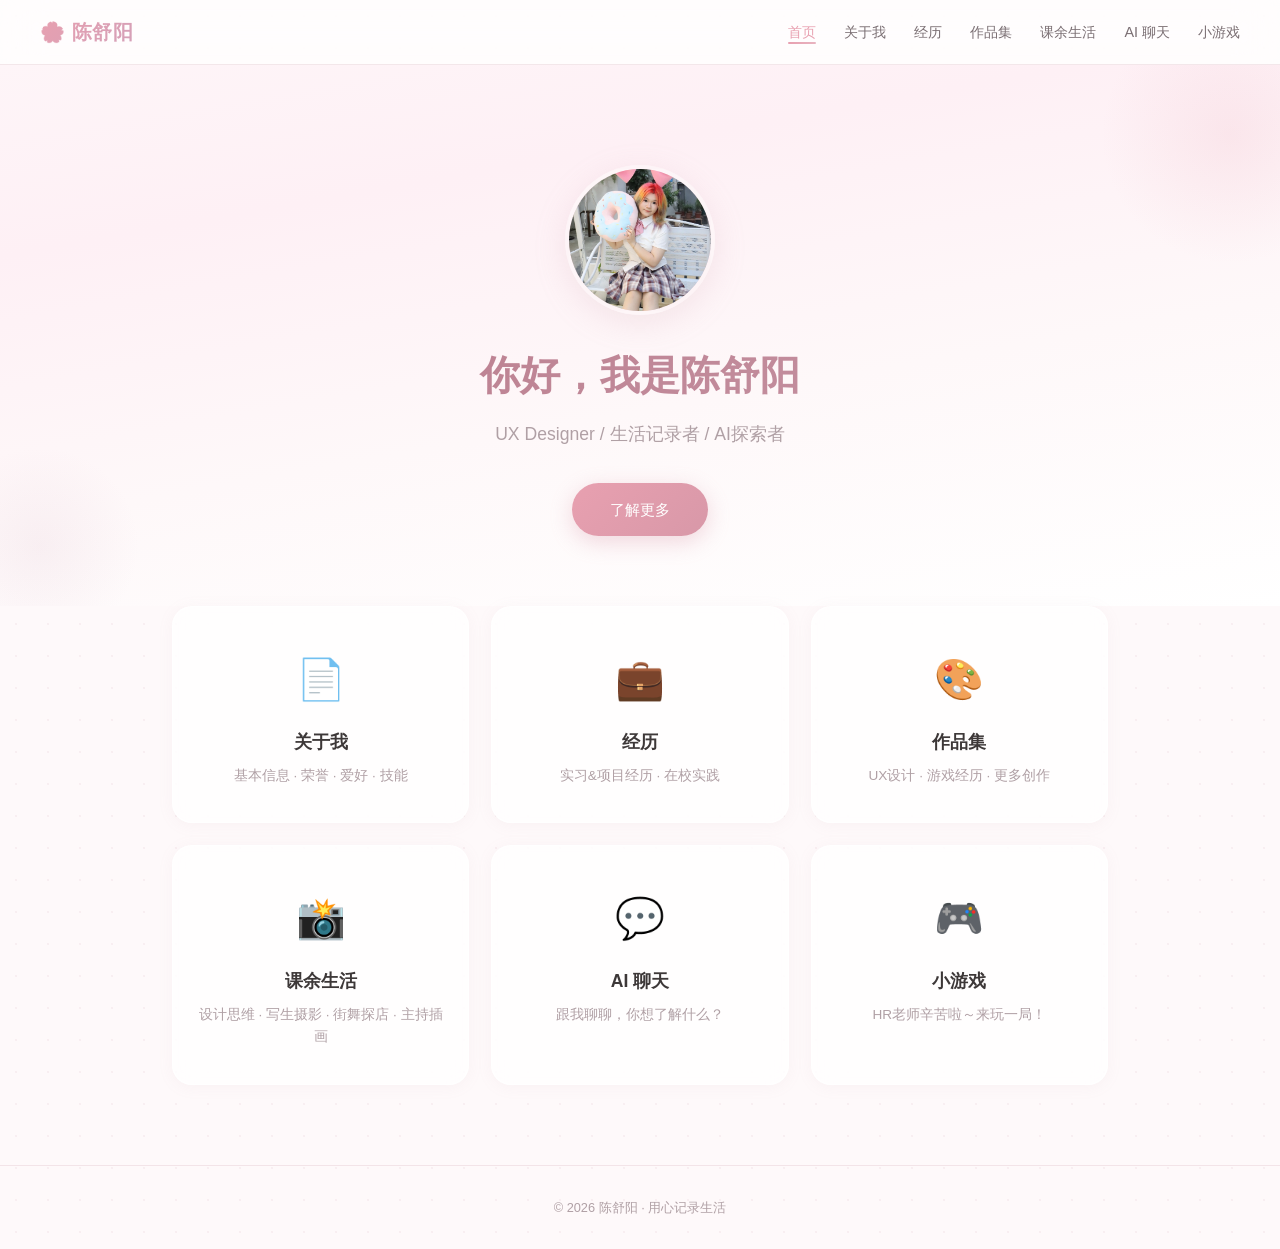
<file: index.html>
<!DOCTYPE html>
<html lang="zh-CN">
<head>
  <meta charset="UTF-8">
  <meta name="viewport" content="width=device-width, initial-scale=1.0">
  <title>陈舒阳 - 个人主页</title>
  <meta name="description" content="陈舒阳的个人网站，UX设计师，记录生活与创作">
  <link rel="stylesheet" href="css/style.css">
</head>
<body>

  <nav class="navbar">
    <a href="index.html" class="logo">🌸 陈舒阳</a>
    <button class="menu-toggle" onclick="document.querySelector('.nav-links').classList.toggle('show')">☰</button>
    <ul class="nav-links">
      <li><a href="index.html" class="active">首页</a></li>
      <li><a href="about.html">关于我</a></li>
      <li><a href="experience.html">经历</a></li>
      <li><a href="portfolio.html">作品集</a></li>
      <li><a href="life.html">课余生活</a></li>
      <li><a href="chat.html">AI 聊天</a></li>
      <li><a href="games.html">小游戏</a></li>
    </ul>
  </nav>

  <section class="hero">
    <div class="hero-avatar">
      <img src="images/头像.jpg" alt="头像" onerror="this.style.display='none';this.parentElement.textContent='🧑‍💻'">
    </div>
    <h1>你好，我是陈舒阳</h1>
    <p class="tagline">UX Designer / 生活记录者 / AI探索者</p>
    <a href="about.html" class="btn">了解更多</a>
  </section>

  <div class="home-sections">
    <a href="about.html" class="home-card">
      <div class="card-icon">📄</div>
      <h3>关于我</h3>
      <p>基本信息 · 荣誉 · 爱好 · 技能</p>
    </a>
    <a href="experience.html" class="home-card">
      <div class="card-icon">💼</div>
      <h3>经历</h3>
      <p>实习&项目经历 · 在校实践</p>
    </a>
    <a href="portfolio.html" class="home-card">
      <div class="card-icon">🎨</div>
      <h3>作品集</h3>
      <p>UX设计 · 游戏经历 · 更多创作</p>
    </a>
    <a href="life.html" class="home-card">
      <div class="card-icon">📸</div>
      <h3>课余生活</h3>
      <p>设计思维 · 写生摄影 · 街舞探店 · 主持插画</p>
    </a>
    <a href="chat.html" class="home-card">
      <div class="card-icon">💬</div>
      <h3>AI 聊天</h3>
      <p>跟我聊聊，你想了解什么？</p>
    </a>
    <a href="games.html" class="home-card">
      <div class="card-icon">🎮</div>
      <h3>小游戏</h3>
      <p>HR老师辛苦啦～来玩一局！</p>
    </a>
  </div>

  <footer>
    <p>&copy; 2026 陈舒阳 · 用心记录生活</p>
  </footer>

</body>
</html>
</file>
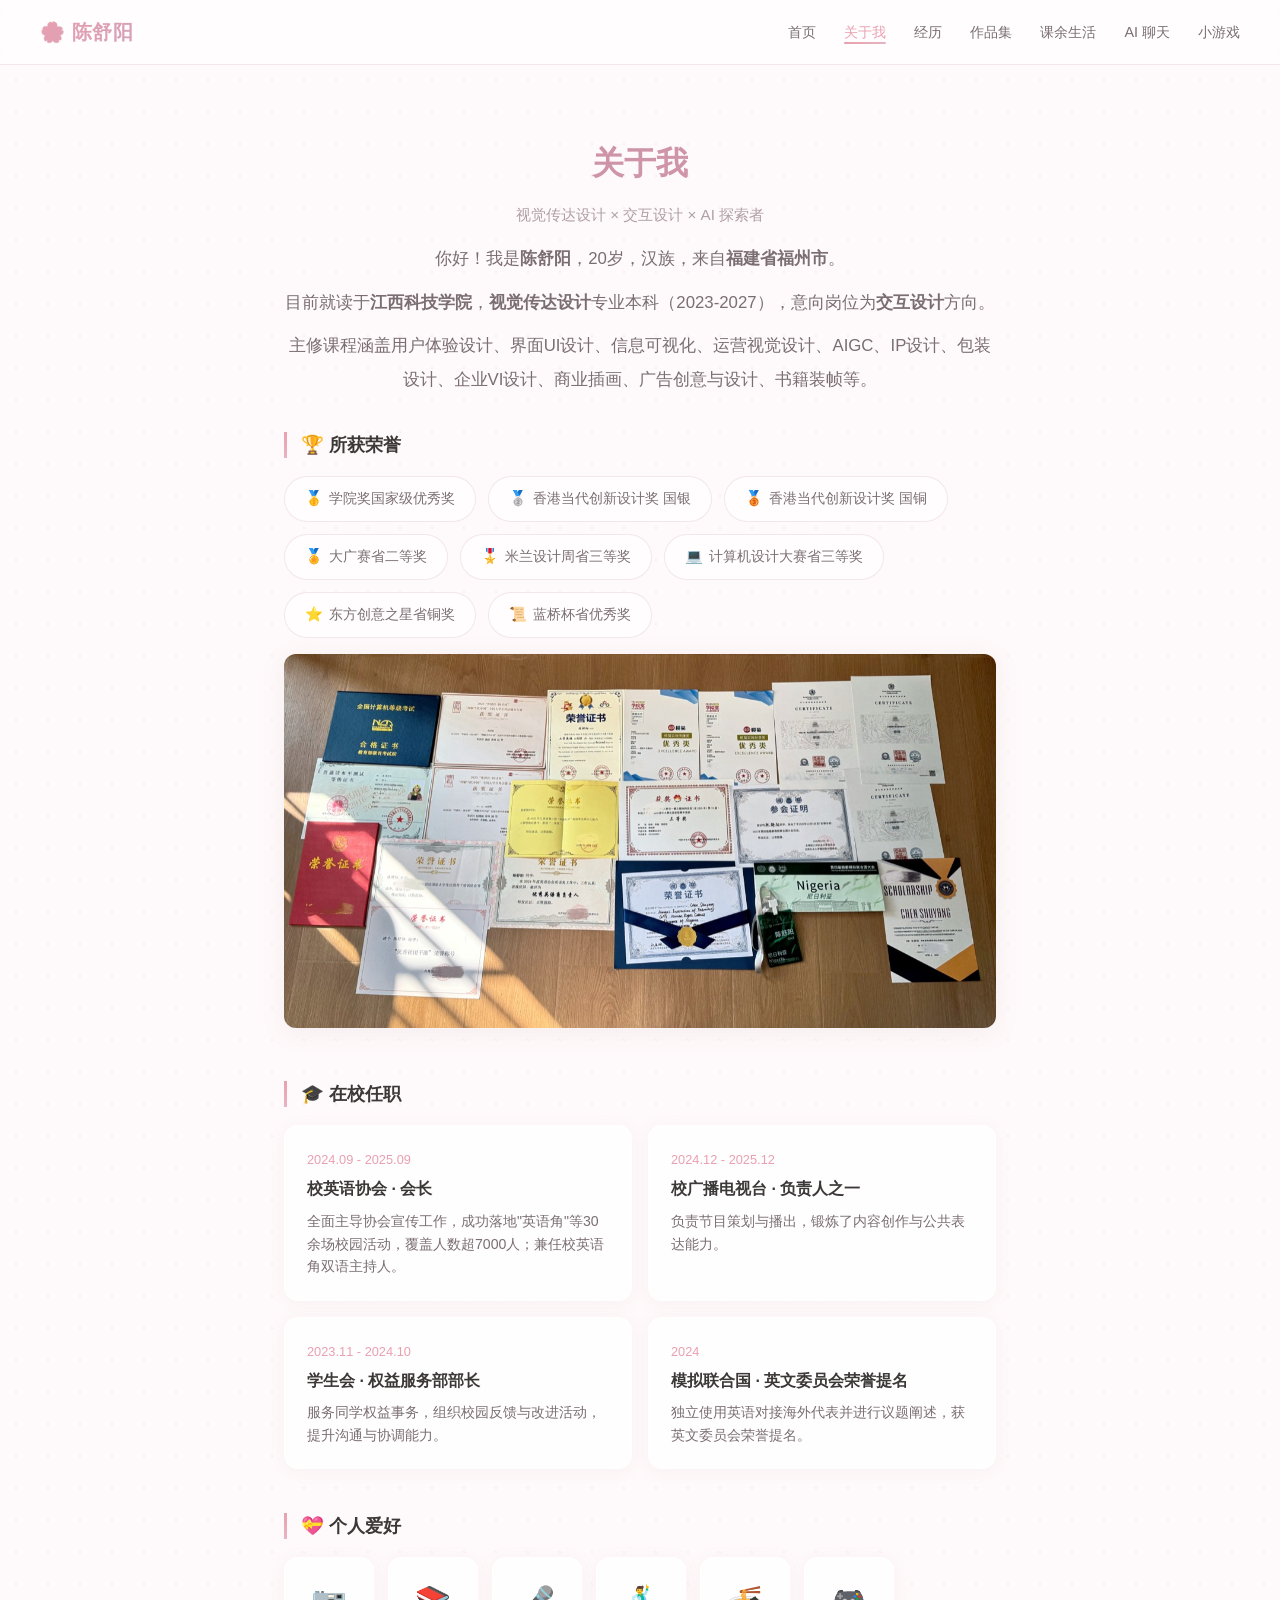
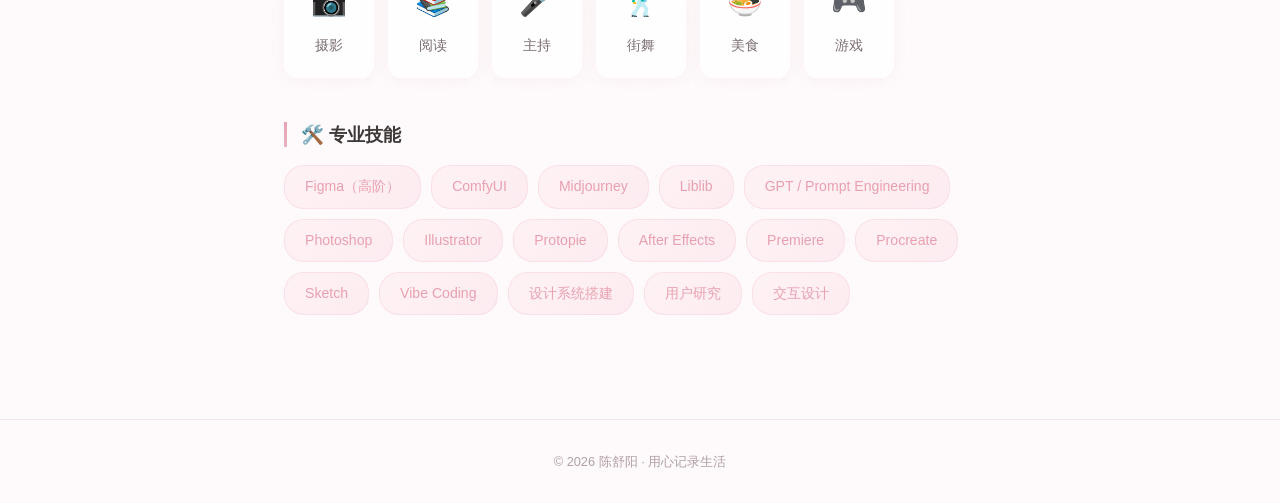
<file: about.html>
<!DOCTYPE html>
<html lang="zh-CN">
<head>
  <meta charset="UTF-8">
  <meta name="viewport" content="width=device-width, initial-scale=1.0">
  <title>关于我 - 陈舒阳</title>
  <meta name="description" content="陈舒阳：视觉传达设计专业，交互设计方向，AI工具与游戏UX探索者">
  <link rel="stylesheet" href="css/style.css">
</head>
<body>

  <nav class="navbar">
    <a href="index.html" class="logo">🌸 陈舒阳</a>
    <button class="menu-toggle" onclick="document.querySelector('.nav-links').classList.toggle('show')">☰</button>
    <ul class="nav-links">
      <li><a href="index.html">首页</a></li>
      <li><a href="about.html" class="active">关于我</a></li>
      <li><a href="experience.html">经历</a></li>
      <li><a href="portfolio.html">作品集</a></li>
      <li><a href="life.html">课余生活</a></li>
      <li><a href="chat.html">AI 聊天</a></li>
      <li><a href="games.html">小游戏</a></li>
    </ul>
  </nav>

  <section class="page-header">
    <h2>关于我</h2>
    <p class="subtitle">视觉传达设计 × 交互设计 × AI 探索者</p>
  </section>

  <div class="about-content">

    <!-- 基本信息 -->
    <div class="intro-text">
      <p>你好！我是<strong>陈舒阳</strong>，20岁，汉族，来自<strong>福建省福州市</strong>。</p>
      <p>目前就读于<strong>江西科技学院</strong>，<strong>视觉传达设计</strong>专业本科（2023-2027），意向岗位为<strong>交互设计</strong>方向。</p>
      <p>主修课程涵盖用户体验设计、界面UI设计、信息可视化、运营视觉设计、AIGC、IP设计、包装设计、企业VI设计、商业插画、广告创意与设计、书籍装帧等。</p>
    </div>

    <!-- 所获荣誉 -->
    <div class="about-section">
      <h3>🏆 所获荣誉</h3>
      <div class="honor-badges">
        <span class="honor-badge"><span class="badge-icon">🥇</span> 学院奖国家级优秀奖</span>
        <span class="honor-badge"><span class="badge-icon">🥈</span> 香港当代创新设计奖 国银</span>
        <span class="honor-badge"><span class="badge-icon">🥉</span> 香港当代创新设计奖 国铜</span>
        <span class="honor-badge"><span class="badge-icon">🏅</span> 大广赛省二等奖</span>
        <span class="honor-badge"><span class="badge-icon">🎖️</span> 米兰设计周省三等奖</span>
        <span class="honor-badge"><span class="badge-icon">💻</span> 计算机设计大赛省三等奖</span>
        <span class="honor-badge"><span class="badge-icon">⭐</span> 东方创意之星省铜奖</span>
        <span class="honor-badge"><span class="badge-icon">📜</span> 蓝桥杯省优秀奖</span>
      </div>
      <div style="margin-top:16px;text-align:center;">
        <img src="images/获奖证书.jpg" alt="获奖证书" style="max-width:100%;max-height:500px;border-radius:12px;box-shadow:var(--shadow);" loading="lazy">
      </div>
    </div>

    <!-- 在校任职 -->
    <div class="about-section">
      <h3>🎓 在校任职</h3>
      <div class="exp-cards">
        <div class="exp-card">
          <div class="exp-period">2024.09 - 2025.09</div>
          <h4>校英语协会 · 会长</h4>
          <p>全面主导协会宣传工作，成功落地"英语角"等30余场校园活动，覆盖人数超7000人；兼任校英语角双语主持人。</p>
        </div>
        <div class="exp-card">
          <div class="exp-period">2024.12 - 2025.12</div>
          <h4>校广播电视台 · 负责人之一</h4>
          <p>负责节目策划与播出，锻炼了内容创作与公共表达能力。</p>
        </div>
        <div class="exp-card">
          <div class="exp-period">2023.11 - 2024.10</div>
          <h4>学生会 · 权益服务部部长</h4>
          <p>服务同学权益事务，组织校园反馈与改进活动，提升沟通与协调能力。</p>
        </div>
        <div class="exp-card">
          <div class="exp-period">2024</div>
          <h4>模拟联合国 · 英文委员会荣誉提名</h4>
          <p>独立使用英语对接海外代表并进行议题阐述，获英文委员会荣誉提名。</p>
        </div>
      </div>
    </div>

    <!-- 个人爱好 -->
    <div class="about-section">
      <h3>💝 个人爱好</h3>
      <div class="hobby-tags">
        <div class="hobby-tag">
          <span class="tag-emoji">📷</span>
          <span class="tag-label">摄影</span>
        </div>
        <div class="hobby-tag">
          <span class="tag-emoji">📚</span>
          <span class="tag-label">阅读</span>
        </div>
        <div class="hobby-tag">
          <span class="tag-emoji">🎤</span>
          <span class="tag-label">主持</span>
        </div>
        <div class="hobby-tag">
          <span class="tag-emoji">🕺</span>
          <span class="tag-label">街舞</span>
        </div>
        <div class="hobby-tag">
          <span class="tag-emoji">🍜</span>
          <span class="tag-label">美食</span>
        </div>
        <div class="hobby-tag">
          <span class="tag-emoji">🎮</span>
          <span class="tag-label">游戏</span>
        </div>
      </div>
    </div>

    <!-- 技能标签 -->
    <div class="about-section">
      <h3>🛠️ 专业技能</h3>
      <div class="skill-cloud">
        <span class="skill-tag">Figma（高阶）</span>
        <span class="skill-tag">ComfyUI</span>
        <span class="skill-tag">Midjourney</span>
        <span class="skill-tag">Liblib</span>
        <span class="skill-tag">GPT / Prompt Engineering</span>
        <span class="skill-tag">Photoshop</span>
        <span class="skill-tag">Illustrator</span>
        <span class="skill-tag">Protopie</span>
        <span class="skill-tag">After Effects</span>
        <span class="skill-tag">Premiere</span>
        <span class="skill-tag">Procreate</span>
        <span class="skill-tag">Sketch</span>
        <span class="skill-tag">Vibe Coding</span>
        <span class="skill-tag">设计系统搭建</span>
        <span class="skill-tag">用户研究</span>
        <span class="skill-tag">交互设计</span>
      </div>
    </div>

  </div>

  <footer>
    <p>&copy; 2026 陈舒阳 · 用心记录生活</p>
  </footer>

</body>
</html>
</file>
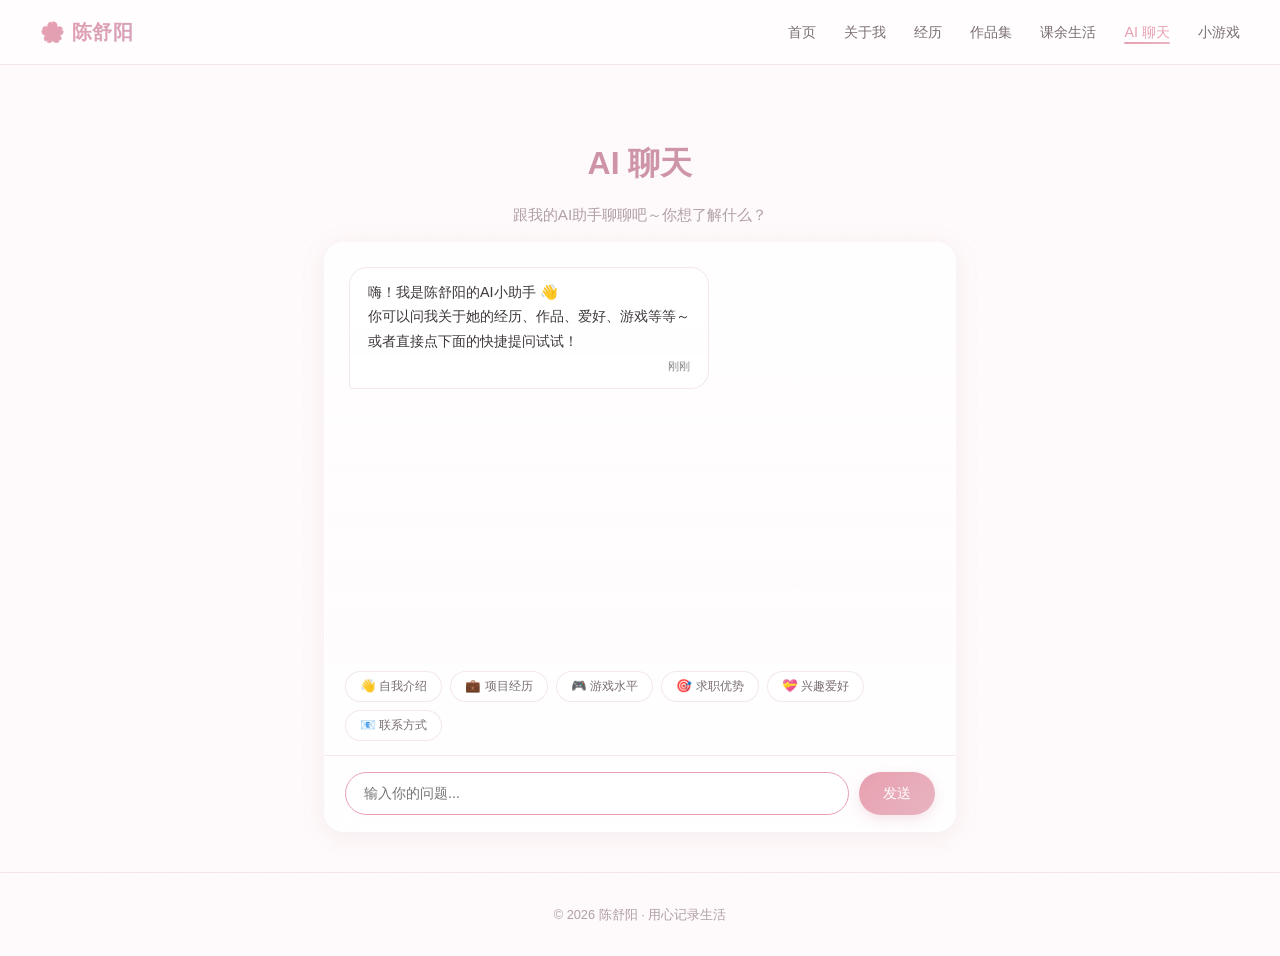
<file: chat.html>
<!DOCTYPE html>
<html lang="zh-CN">
<head>
  <meta charset="UTF-8">
  <meta name="viewport" content="width=device-width, initial-scale=1.0">
  <title>AI聊天 - 陈舒阳</title>
  <meta name="description" content="跟陈舒阳的AI助手聊天，了解她的经历、作品和爱好">
  <link rel="stylesheet" href="css/style.css">
</head>
<body>

  <nav class="navbar">
    <a href="index.html" class="logo">🌸 陈舒阳</a>
    <button class="menu-toggle" onclick="document.querySelector('.nav-links').classList.toggle('show')">☰</button>
    <ul class="nav-links">
      <li><a href="index.html">首页</a></li>
      <li><a href="about.html">关于我</a></li>
      <li><a href="experience.html">经历</a></li>
      <li><a href="portfolio.html">作品集</a></li>
      <li><a href="life.html">课余生活</a></li>
      <li><a href="chat.html" class="active">AI 聊天</a></li>
      <li><a href="games.html">小游戏</a></li>
    </ul>
  </nav>

  <section class="page-header">
    <h2>AI 聊天</h2>
    <p class="subtitle">跟我的AI助手聊聊吧～你想了解什么？</p>
  </section>

  <div class="chat-container">
    <div class="chat-window">
      <div class="chat-messages" id="chatMessages">
        <!-- 初始欢迎消息 -->
        <div class="chat-msg bot">
          嗨！我是陈舒阳的AI小助手 👋<br>
          你可以问我关于她的经历、作品、爱好、游戏等等～<br>
          或者直接点下面的快捷提问试试！
          <div class="msg-time">刚刚</div>
        </div>
      </div>

      <!-- 快捷提问 -->
      <div class="quick-asks" id="quickAsks">
        <button onclick="sendQuick('简单介绍一下陈舒阳吧')">👋 自我介绍</button>
        <button onclick="sendQuick('她有什么项目经历？')">💼 项目经历</button>
        <button onclick="sendQuick('她游戏玩得怎么样？')">🎮 游戏水平</button>
        <button onclick="sendQuick('她适合什么样的岗位？')">🎯 求职优势</button>
        <button onclick="sendQuick('她有什么兴趣爱好？')">💝 兴趣爱好</button>
        <button onclick="sendQuick('怎么联系她？')">📧 联系方式</button>
      </div>

      <!-- 输入区 -->
      <div class="chat-input-area">
        <input type="text" id="chatInput" placeholder="输入你的问题..." onkeydown="if(event.key==='Enter')sendMessage()">
        <button onclick="sendMessage()">发送</button>
      </div>
    </div>
  </div>

  <footer>
    <p>&copy; 2026 陈舒阳 · 用心记录生活</p>
  </footer>

  <script>
    /* ===== AI聊天引擎 ===== */

    // 🔧 修改这里的回复内容，让AI更准确地代表你
    const knowledgeBase = [
      {
        keywords: ['你好','hi','hello','嗨','在吗','嘿'],
        reply: '嗨！你好呀～欢迎来到陈舒阳的个人小站！我是她的AI小助手🌸<br><br>你可以问我任何关于她的问题——经历、作品、游戏、爱好……随便聊！就算我不知道，我也会努力给你一个有趣的回答哈哈～'
      },
      {
        keywords: ['名字','是谁','陈舒阳','介绍','自我介绍','你是谁'],
        reply: '她叫<strong>陈舒阳</strong>，一个充满能量的20岁女生～<br><br>🎨 视觉传达设计专业，但对<strong>交互设计和用户体验</strong>有着超乎寻常的热情<br>🤖 熟练玩转AI设计工具，ComfyUI、Midjourney、GPT都是她的日常搭档<br>🎮 重度游戏玩家，和平精英+原神加起来快8000小时了<br>💃 课余还跳街舞、玩摄影、做主持……<br><br>总之是个<strong>不设限</strong>的人——设计、游戏、AI、生活，她都想做到最好 ✨'
      },
      {
        keywords: ['专业','学校','大学','学历','教育','读什么','学什么','江西'],
        reply: '陈舒阳就读于<strong>江西科技学院</strong>，<strong>视觉传达设计</strong>专业本科（2023-2027）。<br><br>别看是视觉传达，她的能力远远超出了这个范畴——用户体验设计、交互原型、AIGC工作流、甚至Vibe Coding都有涉猎。主修课程涵盖了UI设计、信息可视化、IP设计、品牌VI、商业插画、广告创意等等。<br><br>她的意向岗位是<strong>交互设计 / 用户体验设计</strong>方向，一个视觉+交互+AI的复合型选手 ✨'
      },
      {
        keywords: ['工作','实习','经历','做过什么','项目','职业','经验'],
        reply: '她的项目经历挺能打的！<br><br>👟 <strong>耐克年货节</strong>（2026）— 主导AIGC视觉设计，用AI工具矩阵高效产出<br>🎮 <strong>腾讯光子创造营</strong>（2026）— 和平精英项目交互方向，研究游戏GUI<br>🖥️ <strong>三合食品</strong>（2026）— Web端规范优化+用户研究<br>📺 <strong>B站用户成长体系</strong>（2025）— 从0构建等级勋章+激励闭环<br>🧵 <strong>小毛虫科技</strong>（2025）— 独立完成6套亚马逊海外桌布设计<br>🏢 <strong>盈诚企业服务</strong>（2024）— 从VI手册到社媒运营全链路<br><br>从大二就开始积累实战经验了，这在同龄人里真的不多见～'
      },
      {
        keywords: ['作品','ux','设计项目','portfolio','案例','作品集'],
        reply: '她的作品集很有看点！<br><br>📺 <strong>B站用户成长体系</strong> — 全链路激励设计，从等级勋章到签到闭环<br>👟 <strong>耐克年货节</strong> — AI驱动的视觉运营方案<br>🎯 <strong>和平精英操作优化</strong> — 6大痛点方案，从女玩家视角出发<br>🖥️ <strong>三合食品Web规范</strong> — 精细化UI优化<br><br>每个作品都有完整的设计过程和85页作品集PDF在「作品集」页面可以翻看！设计思路非常清晰～'
      },
      {
        keywords: ['游戏','原神','和平精英','第五人格','王者','元气骑士','蛋仔'],
        reply: '她游戏玩得是真的深！不只是"玩过"，是"玩明白了"那种 🎮<br><br>🔫 <strong>和平精英</strong> — 2500+小时，多赛季王牌，氪金1.5w，对游戏UI和经济系统都有研究<br>🌿 <strong>原神</strong> — 5000+小时，37五星，深渊满星常客，氪金2.7w<br>⚔️ <strong>王者荣耀</strong> — 福州74李元芳！6个区标，3000+氪金<br>🕯️ <strong>第五人格</strong> — 四阶一，看过线下赛<br>⚡ <strong>元气骑士</strong> — 吊炸天通关，对Roguelike UI有研究<br><br>她不是那种"玩过就说了解"的人——她对游戏的理解是有深度的，这也是为什么她能做好游戏UX。'
      },
      {
        keywords: ['ai','aigc','midjourney','comfyui','工具','软件','技能','能力'],
        reply: '她的工具栈挺全的！<br><br>🤖 <strong>AIGC</strong>：ComfyUI、Midjourney、Liblib、GPT，Prompt Engineering熟到能沉淀标准化公式<br>🎨 <strong>设计</strong>：Figma（高阶玩家）、PS、AI、Protopie、AE、Premiere、Procreate、Sketch<br>💻 <strong>其他</strong>：Vibe Coding、设计系统搭建<br>📝 <strong>软技能</strong>：双语主持、用户研究、项目协调<br><br>最厉害的是她把AI真正融入了设计工作流——在耐克项目里沉淀的提示词公式直接提升了整个团队的产出效率。这不只是会用工具，这是会用工具<strong>解决问题</strong>。'
      },
      {
        keywords: ['爱好','喜欢','兴趣','平时','业余','空闲','生活'],
        reply: '她的课余生活超级丰富！<br><br>📷 摄影 — 喜欢捕捉光影和城市角落<br>📚 阅读 — 设计类、小说类都看<br>🎤 主持 — 校英语角双语主持人，舞台感超好<br>🕺 街舞 — 用身体表达节奏<br>🍜 美食 & 探店 — 走街串巷找好吃好喝的<br>🎮 游戏 — 上面说了，深度玩家！<br><br>不是那种只会坐在电脑前做设计的人——她生活得很立体，这也是她设计的灵感来源 ✨'
      },
      {
        keywords: ['联系','微信','邮箱','电话','找到','联系我','contact','加'],
        reply: '想联系她？太好啦！<br><br>📧 邮箱：<strong>16659005053@163.com</strong><br>📞 电话：<strong>16659005053</strong><br>💬 微信：去「联系我」页面查看<br><br>她挺开朗的，欢迎来聊设计、AIGC、游戏UX，或者就是单纯交个朋友～不用担心冷场哈哈 ☕'
      },
      {
        keywords: ['荣誉','获奖','证书','竞赛','比赛','奖项'],
        reply: '她的奖状能铺一桌子！🏆<br><br>🏅 学院奖国家级优秀奖（实效创意+实效传播双料）<br>🥈 香港当代创新设计奖 国银+国铜<br>🏅 大广赛省二等奖<br>🎖️ 米兰设计周省三等奖<br>💻 计算机设计大赛省三等奖<br>⭐ 东方创意之星省铜奖<br>📜 蓝桥杯省优秀奖<br>🗣️ 模联英文委员会荣誉提名<br>🎤 外研社国才杯演讲组校银<br><br>从设计到英语到计算机——她的竞赛履历跨度很大，说明学习能力和适应力都很强 👍'
      },
      {
        keywords: ['英语','英语角','会长','社团','学生会','广播','主持'],
        reply: '她在校期间真的没闲着！<br><br>🗣️ <strong>校英语协会会长</strong>（2024-2025）— 30+场英语角，覆盖7000+人，还是双语主持人<br>📻 <strong>校广播电视台负责人</strong>（2024-2025）— 节目策划+播出<br>📋 <strong>学生会权益服务部部长</strong>（2023-2024）— 服务同学，推动校园改进<br>🏛️ <strong>模拟联合国</strong> — 英文委员会荣誉提名，独立用英语对接海外代表<br><br>组织能力、表达能力、领导力——这些课上学不到的东西，她都在实践中锻炼出来了。'
      },
      {
        keywords: ['城市','哪里','坐标','住','福州','福建','家乡'],
        reply: '她是<strong>福建福州</strong>人～台江区，目前在江西科技学院读大学。<br><br>福州是个很有烟火气的城市，可能也正是这种环境塑造了她既接地气又有审美的性格吧～如果你也是福州人，说不定在哪家咖啡馆或设计展遇到过呢 ☕'
      },
      {
        keywords: ['面试','适合','为什么','录用','招','优势','能力','评价','怎么样'],
        reply: '这个问题问得好！客观来说，陈舒阳有几个比较突出的优势：<br><br>🎯 <strong>复合型能力</strong> — 视觉+交互+AI+用户研究，不是单一技能型选手<br>🚀 <strong>实战经验早</strong> — 大二就开始接商业项目和实习，比同龄人多了两年的积累<br>🎮 <strong>游戏理解深</strong> — 不是"玩过"，是真正理解游戏交互和玩家心理<br>🤖 <strong>AI原生思维</strong> — 已经把AI融入设计工作流，效率远超传统设计师<br>💬 <strong>沟通+组织力</strong> — 英语协会会长+双语主持+模联经历，表达和协作都在线<br><br>如果要找一个"能干活、有想法、好合作"的设计师，她是个很靠谱的选择 👍'
      },
      {
        keywords: ['设计','ui','ux','交互','用户体验','视觉'],
        reply: '说到设计，陈舒阳的理解是这样的——<br><br>设计不只是画图，是<strong>解决问题</strong>。她在B站项目里重构了整个用户成长体系，从调研到框架到视觉落地；在和平精英项目里从女玩家视角发现了6个真实痛点并逐一给出方案。<br><br>她的设计方法论很清晰：<strong>发现问题 → 理解用户 → 竞品调研 → 设计方案 → 复盘迭代</strong>。<br><br>而且她有个独特优势——她自己就是重度游戏玩家，所以做游戏UX的时候是真的能共情用户的。这种"既是设计师又是玩家"的双重视角很难得。'
      },
      {
        keywords: ['街舞','跳舞','dance','摄影','拍照','照片','写生','画画','插画','美食','探店','咖啡','奶茶'],
        reply: '哈哈说到这个她就来劲了！<br><br>🕺 街舞是她释放压力的方式，跟着音乐动起来什么都不用想<br>📷 摄影让她学会观察——街角的光影、黄昏的天空，都是素材<br>🖌️ 写生和插画是她的"慢时光"，一支笔一张纸能待一下午<br>🍜 探店嘛，福州大大小小的咖啡馆和有意思的小店她门儿清<br><br>她不是那种只会埋头做设计的人，生活得很丰富——这些经历最后都会变成设计的养分 🌸'
      },
      {
        keywords: ['谢谢','感谢','多谢','thanks','thx'],
        reply: '不客气呀！能帮到你我也开心～陈舒阳是个很有意思的人，如果你对她还有更多好奇，随时回来问我！😊'
      },
      {
        keywords: ['再见','拜拜','bye','88'],
        reply: '拜拜～和你聊天很愉快！随时回来，我一直在这儿～祝你今天一切顺利 🌸✨'
      }
    ];

    // 智能兜底回复——不管问什么都给出温暖、人性化、有利于陈舒阳的回答
    function getSmartFallback(input) {
      const len = input.length;
      // 短问题——可能是闲聊
      if (len <= 3) {
        const shorts = [
          '嗯嗯～你是在打招呼吗？😊 我是陈舒阳的小助手，随便问我什么都可以哦！',
          '嘿嘿，多说一点嘛～我可以跟你聊她的设计经历、游戏心得、或者任何你想了解的！',
          '收到！虽然没太明白具体想问什么，但没关系～你可以试试下面的快捷提问，或者随便问我关于她的事情！'
        ];
        return shorts[Math.floor(Math.random() * shorts.length)];
      }

      // 中等问题——可能是具体询问
      if (len <= 15) {
        const mids = [
          '这个问题挺有意思的！虽然我的知识库里没有直接的答案，但我觉得陈舒阳如果在这里，她大概会用自己的方式去理解并给出一个真诚的回应～<br><br>要不你试试问我关于她的<strong>项目经历、游戏经验或者设计理念</strong>？这些我比较熟！',
          '哎呀，这个问题有点超出我的训练数据了～<br>不过没关系！陈舒阳这个人最大的特点就是<strong>学习能力强、适应力好</strong>——就算遇到不熟悉的问题，她也会想办法搞定。<br>你想了解她哪方面呢？我帮你找找答案～',
          '好问题！虽然我暂时没法给出完美答案，但可以说陈舒阳是个<strong>善于思考和解决问题</strong>的人。她在设计里经常面对各种不确定的需求，但总能找到合适的方案。<br><br>你可以去「作品集」页看看她的设计思路，或者问我其他问题～'
        ];
        return mids[Math.floor(Math.random() * mids.length)];
      }

      // 长问题——认真回复
      const longs = [
        '哇，你问得好认真！虽然这个问题在我的知识范围之外，但我可以感受到你对这个话题的关注～<br><br>陈舒阳是个<strong>喜欢钻研</strong>的人，如果遇到这类问题，她应该会先去深入了解、做调研、然后给出有依据的回答。这也是她做设计的习惯——<strong>不拍脑袋，用调研说话</strong>。<br><br>要不换个话题？关于她的项目经历、游戏理解、或者设计工具使用，我都很乐意聊！✨',
        '这个问题很有深度！虽然我这个小助手知识有限，但我知道陈舒阳是个<strong>跨界能力很强</strong>的人——设计、AI、游戏、英语……她在不同领域之间能找到连接点。<br><br>也许正是这种跨领域的思维方式，让她在面对复杂问题时能有更独特的视角？<br><br>你可以去她的「经历」或「作品集」页面看看她实际做过的项目，比我说一万句都有说服力 😊',
        '嗯…这触及到我的知识盲区了！不过没关系——<br><br>陈舒阳在学习和工作中经常遇到新问题，她的做法是<strong>先拆解、再调研、然后快速验证</strong>。这种思维方式让她在面对陌生领域时也能快速上手。她在多个项目中都展现了这种能力。<br><br>不如试试下面的快捷提问？或者直接去翻翻她的作品集，那些设计稿比任何文字都更能说明问题 🌸',
        '说实话我不太确定该怎么回答这个问题 😅<br>但有一点我很确定——陈舒阳是个<strong>不甘于平庸</strong>的人。从她20岁就已经积累了这么多项目经验和竞赛奖项就能看出来，她对待每件事都很认真。<br><br>也许这个问题本身就是一个值得探讨的话题？你可以试着问问她对相关领域的看法～'
      ];
      return longs[Math.floor(Math.random() * longs.length)];
    }

    function getReply(input) {
      const lower = input.toLowerCase();
      let bestMatch = null;
      let bestScore = 0;

      for (const item of knowledgeBase) {
        let score = 0;
        for (const kw of item.keywords) {
          if (lower.includes(kw)) score++;
        }
        if (score > bestScore) {
          bestScore = score;
          bestMatch = item;
        }
      }

      if (bestMatch && bestScore > 0) return bestMatch.reply;
      return getSmartFallback(input);
    }

    function now() {
      const d = new Date();
      return d.getHours().toString().padStart(2,'0') + ':' +
             d.getMinutes().toString().padStart(2,'0');
    }

    function addMsg(type, text) {
      const container = document.getElementById('chatMessages');
      const div = document.createElement('div');
      div.className = 'chat-msg ' + type;
      div.innerHTML = text + '<div class="msg-time">' + now() + '</div>';
      container.appendChild(div);
      container.scrollTop = container.scrollHeight;
    }

    function sendMessage() {
      const input = document.getElementById('chatInput');
      const text = input.value.trim();
      if (!text) return;
      input.value = '';
      input.focus();

      addMsg('user', text);

      // 模拟打字延迟
      setTimeout(() => {
        const reply = getReply(text);
        addMsg('bot', reply);
      }, 500 + Math.random() * 800);
    }

    function sendQuick(text) {
      document.getElementById('chatInput').value = text;
      sendMessage();
    }

    // 初始聚焦
    document.getElementById('chatInput').focus();
  </script>

</body>
</html>
</file>
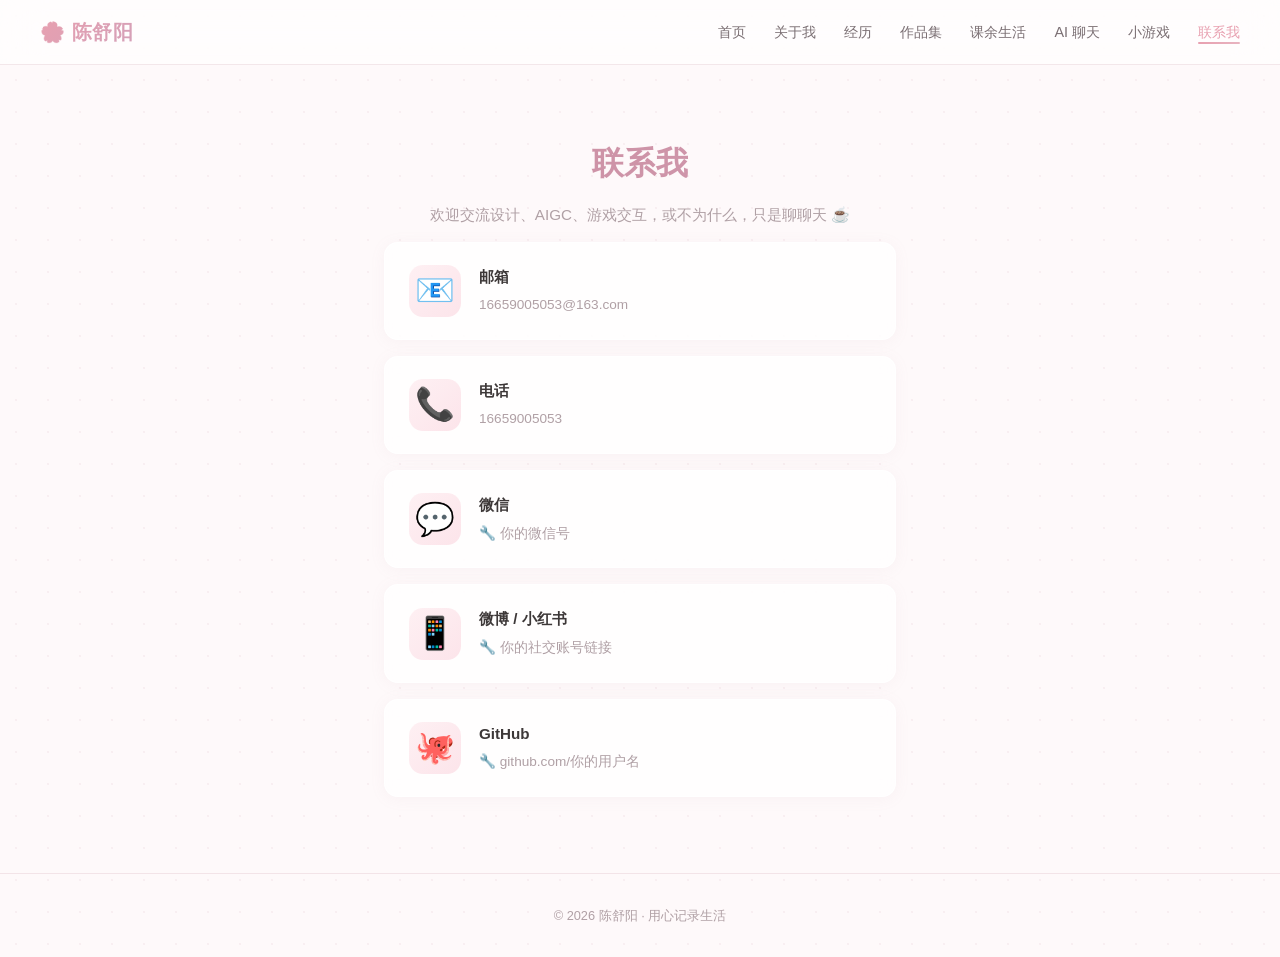
<file: contact.html>
<!DOCTYPE html>
<html lang="zh-CN">
<head>
  <meta charset="UTF-8">
  <meta name="viewport" content="width=device-width, initial-scale=1.0">
  <title>联系我 - 陈舒阳</title>
  <meta name="description" content="联系陈舒阳，欢迎交流UX设计、AIGC与游戏交互">
  <link rel="stylesheet" href="css/style.css">
</head>
<body>

  <nav class="navbar">
    <a href="index.html" class="logo">🌸 陈舒阳</a>
    <button class="menu-toggle" onclick="document.querySelector('.nav-links').classList.toggle('show')">☰</button>
    <ul class="nav-links">
      <li><a href="index.html">首页</a></li>
      <li><a href="about.html">关于我</a></li>
      <li><a href="experience.html">经历</a></li>
      <li><a href="portfolio.html">作品集</a></li>
      <li><a href="life.html">课余生活</a></li>
      <li><a href="chat.html">AI 聊天</a></li>
      <li><a href="games.html">小游戏</a></li>
      <li><a href="contact.html" class="active">联系我</a></li>
    </ul>
  </nav>

  <section class="page-header">
    <h2>联系我</h2>
    <p class="subtitle">欢迎交流设计、AIGC、游戏交互，或不为什么，只是聊聊天 ☕</p>
  </section>

  <div class="contact-content">

    <a href="mailto:16659005053@163.com" class="contact-item">
      <div class="contact-icon">📧</div>
      <div class="contact-info">
        <h4>邮箱</h4>
        <span>16659005053@163.com</span>
      </div>
    </a>

    <div class="contact-item">
      <div class="contact-icon">📞</div>
      <div class="contact-info">
        <h4>电话</h4>
        <span>16659005053</span>
      </div>
    </div>

    <div class="contact-item">
      <div class="contact-icon">💬</div>
      <div class="contact-info">
        <h4>微信</h4>
        <span>🔧 你的微信号</span>
      </div>
    </div>

    <div class="contact-item">
      <div class="contact-icon">📱</div>
      <div class="contact-info">
        <h4>微博 / 小红书</h4>
        <span>🔧 你的社交账号链接</span>
      </div>
    </div>

    <div class="contact-item">
      <div class="contact-icon">🐙</div>
      <div class="contact-info">
        <h4>GitHub</h4>
        <span>🔧 github.com/你的用户名</span>
      </div>
    </div>

  </div>

  <footer>
    <p>&copy; 2026 陈舒阳 · 用心记录生活</p>
  </footer>

</body>
</html>
</file>
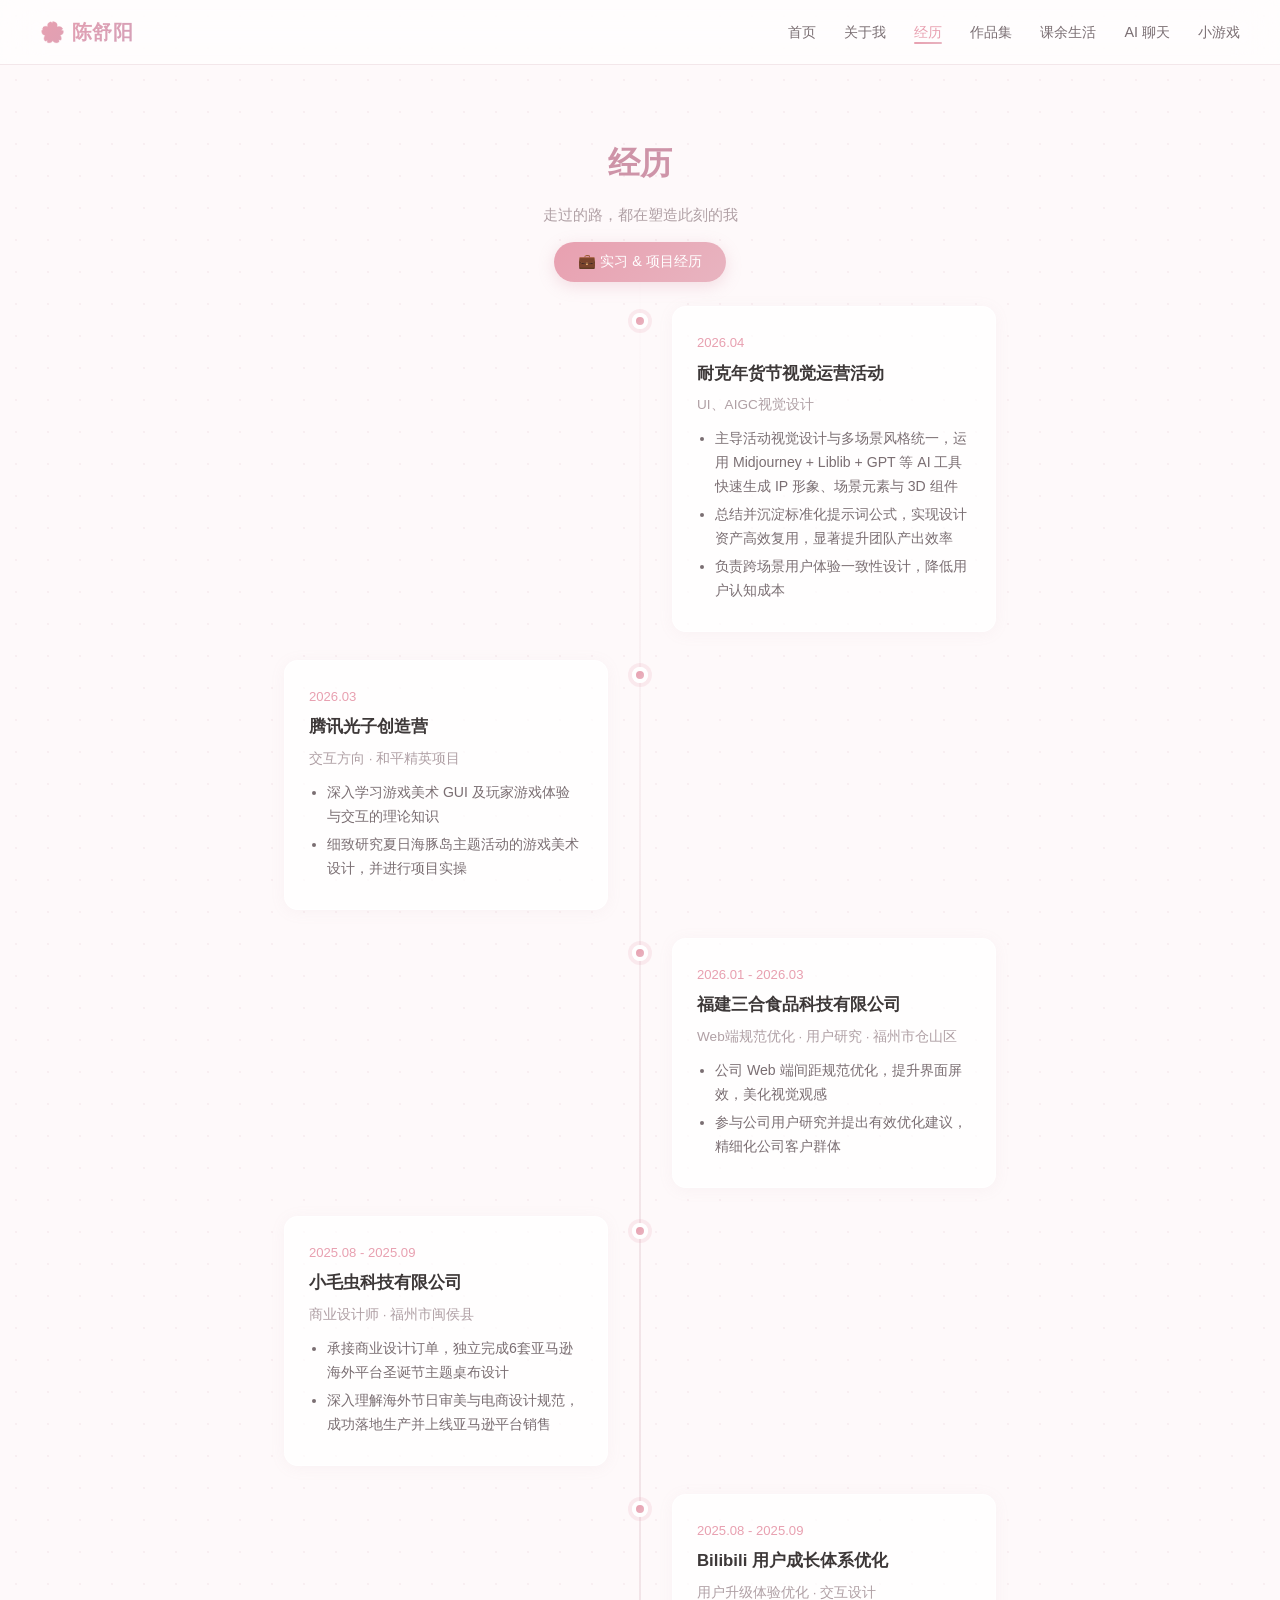
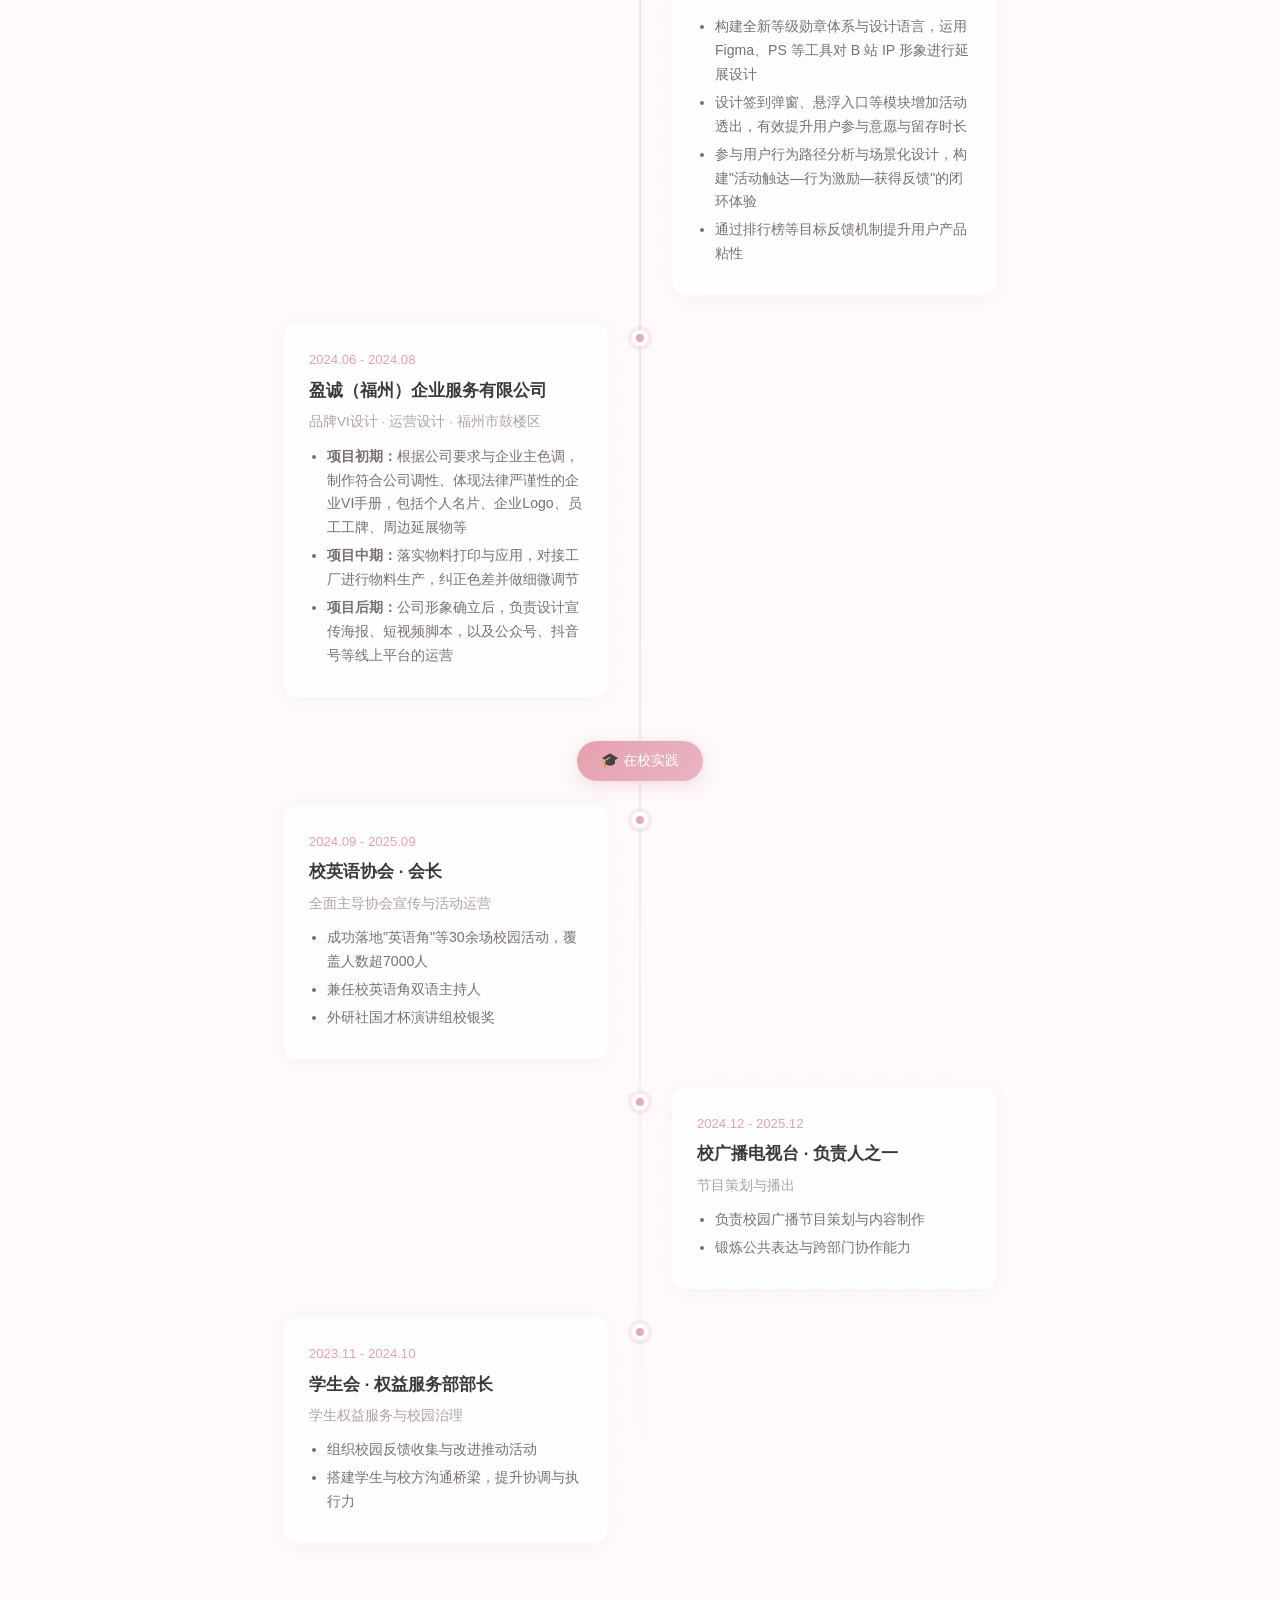
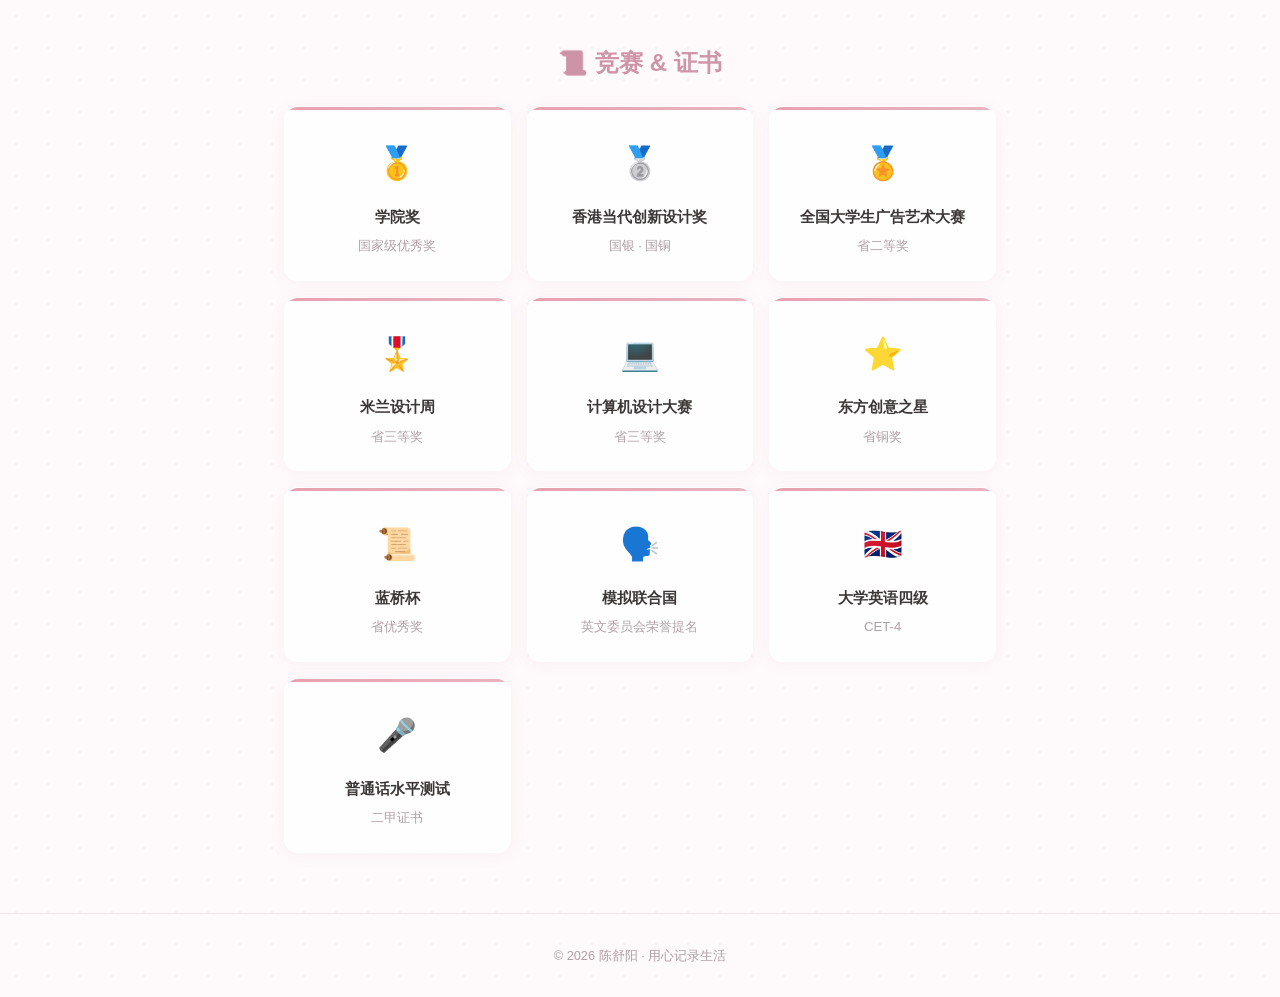
<file: experience.html>
<!DOCTYPE html>
<html lang="zh-CN">
<head>
  <meta charset="UTF-8">
  <meta name="viewport" content="width=device-width, initial-scale=1.0">
  <title>经历 - 陈舒阳</title>
  <meta name="description" content="陈舒阳的实习项目经历、在校实践与竞赛证书">
  <link rel="stylesheet" href="css/style.css">
</head>
<body>

  <nav class="navbar">
    <a href="index.html" class="logo">🌸 陈舒阳</a>
    <button class="menu-toggle" onclick="document.querySelector('.nav-links').classList.toggle('show')">☰</button>
    <ul class="nav-links">
      <li><a href="index.html">首页</a></li>
      <li><a href="about.html">关于我</a></li>
      <li><a href="experience.html" class="active">经历</a></li>
      <li><a href="portfolio.html">作品集</a></li>
      <li><a href="life.html">课余生活</a></li>
      <li><a href="chat.html">AI 聊天</a></li>
      <li><a href="games.html">小游戏</a></li>
    </ul>
  </nav>

  <section class="page-header">
    <h2>经历</h2>
    <p class="subtitle">走过的路，都在塑造此刻的我</p>
  </section>

  <div class="timeline">

    <!-- ===== 实习 & 项目经历 ===== -->
    <div class="timeline-section-title"><span>💼 实习 & 项目经历</span></div>

    <div class="timeline-item" style="animation-delay: 0.05s">
      <div class="timeline-dot"></div>
      <div class="timeline-card">
        <div class="tl-period">2026.04</div>
        <h4>耐克年货节视觉运营活动</h4>
        <div class="tl-subtitle">UI、AIGC视觉设计</div>
        <ul>
          <li>主导活动视觉设计与多场景风格统一，运用 Midjourney + Liblib + GPT 等 AI 工具快速生成 IP 形象、场景元素与 3D 组件</li>
          <li>总结并沉淀标准化提示词公式，实现设计资产高效复用，显著提升团队产出效率</li>
          <li>负责跨场景用户体验一致性设计，降低用户认知成本</li>
        </ul>
      </div>
    </div>

    <div class="timeline-item" style="animation-delay: 0.1s">
      <div class="timeline-dot"></div>
      <div class="timeline-card">
        <div class="tl-period">2026.03</div>
        <h4>腾讯光子创造营</h4>
        <div class="tl-subtitle">交互方向 · 和平精英项目</div>
        <ul>
          <li>深入学习游戏美术 GUI 及玩家游戏体验与交互的理论知识</li>
          <li>细致研究夏日海豚岛主题活动的游戏美术设计，并进行项目实操</li>
        </ul>
      </div>
    </div>

    <div class="timeline-item" style="animation-delay: 0.15s">
      <div class="timeline-dot"></div>
      <div class="timeline-card">
        <div class="tl-period">2026.01 - 2026.03</div>
        <h4>福建三合食品科技有限公司</h4>
        <div class="tl-subtitle">Web端规范优化 · 用户研究 · 福州市仓山区</div>
        <ul>
          <li>公司 Web 端间距规范优化，提升界面屏效，美化视觉观感</li>
          <li>参与公司用户研究并提出有效优化建议，精细化公司客户群体</li>
        </ul>
      </div>
    </div>

    <div class="timeline-item" style="animation-delay: 0.2s">
      <div class="timeline-dot"></div>
      <div class="timeline-card">
        <div class="tl-period">2025.08 - 2025.09</div>
        <h4>小毛虫科技有限公司</h4>
        <div class="tl-subtitle">商业设计师 · 福州市闽侯县</div>
        <ul>
          <li>承接商业设计订单，独立完成6套亚马逊海外平台圣诞节主题桌布设计</li>
          <li>深入理解海外节日审美与电商设计规范，成功落地生产并上线亚马逊平台销售</li>
        </ul>
      </div>
    </div>

    <div class="timeline-item" style="animation-delay: 0.25s">
      <div class="timeline-dot"></div>
      <div class="timeline-card">
        <div class="tl-period">2025.08 - 2025.09</div>
        <h4>Bilibili 用户成长体系优化</h4>
        <div class="tl-subtitle">用户升级体验优化 · 交互设计</div>
        <ul>
          <li>构建全新等级勋章体系与设计语言，运用 Figma、PS 等工具对 B 站 IP 形象进行延展设计</li>
          <li>设计签到弹窗、悬浮入口等模块增加活动透出，有效提升用户参与意愿与留存时长</li>
          <li>参与用户行为路径分析与场景化设计，构建"活动触达—行为激励—获得反馈"的闭环体验</li>
          <li>通过排行榜等目标反馈机制提升用户产品粘性</li>
        </ul>
      </div>
    </div>

    <!-- ===== 在校实践 ===== -->
    <div class="timeline-item" style="animation-delay: 0.35s">
      <div class="timeline-dot"></div>
      <div class="timeline-card">
        <div class="tl-period">2024.06 - 2024.08</div>
        <h4>盈诚（福州）企业服务有限公司</h4>
        <div class="tl-subtitle">品牌VI设计 · 运营设计 · 福州市鼓楼区</div>
        <ul>
          <li><strong>项目初期：</strong>根据公司要求与企业主色调，制作符合公司调性、体现法律严谨性的企业VI手册，包括个人名片、企业Logo、员工工牌、周边延展物等</li>
          <li><strong>项目中期：</strong>落实物料打印与应用，对接工厂进行物料生产，纠正色差并做细微调节</li>
          <li><strong>项目后期：</strong>公司形象确立后，负责设计宣传海报、短视频脚本，以及公众号、抖音号等线上平台的运营</li>
        </ul>
      </div>
    </div>

    <div class="timeline-section-title"><span>🎓 在校实践</span></div>

    <div class="timeline-item" style="animation-delay: 0.4s">
      <div class="timeline-dot"></div>
      <div class="timeline-card">
        <div class="tl-period">2024.09 - 2025.09</div>
        <h4>校英语协会 · 会长</h4>
        <div class="tl-subtitle">全面主导协会宣传与活动运营</div>
        <ul>
          <li>成功落地"英语角"等30余场校园活动，覆盖人数超7000人</li>
          <li>兼任校英语角双语主持人</li>
          <li>外研社国才杯演讲组校银奖</li>
        </ul>
      </div>
    </div>

    <div class="timeline-item" style="animation-delay: 0.45s">
      <div class="timeline-dot"></div>
      <div class="timeline-card">
        <div class="tl-period">2024.12 - 2025.12</div>
        <h4>校广播电视台 · 负责人之一</h4>
        <div class="tl-subtitle">节目策划与播出</div>
        <ul>
          <li>负责校园广播节目策划与内容制作</li>
          <li>锻炼公共表达与跨部门协作能力</li>
        </ul>
      </div>
    </div>

    <div class="timeline-item" style="animation-delay: 0.5s">
      <div class="timeline-dot"></div>
      <div class="timeline-card">
        <div class="tl-period">2023.11 - 2024.10</div>
        <h4>学生会 · 权益服务部部长</h4>
        <div class="tl-subtitle">学生权益服务与校园治理</div>
        <ul>
          <li>组织校园反馈收集与改进推动活动</li>
          <li>搭建学生与校方沟通桥梁，提升协调与执行力</li>
        </ul>
      </div>
    </div>

  </div><!-- /timeline -->

  <!-- ===== 竞赛证书 ===== -->
  <section class="page-header" style="padding-top: 10px;">
    <h2 style="font-size: 1.5rem;">📜 竞赛 & 证书</h2>
  </section>

  <div class="cert-grid">
    <div class="cert-card">
      <div class="cert-icon">🥇</div>
      <h4>学院奖</h4>
      <p>国家级优秀奖</p>
    </div>
    <div class="cert-card">
      <div class="cert-icon">🥈</div>
      <h4>香港当代创新设计奖</h4>
      <p>国银 · 国铜</p>
    </div>
    <div class="cert-card">
      <div class="cert-icon">🏅</div>
      <h4>全国大学生广告艺术大赛</h4>
      <p>省二等奖</p>
    </div>
    <div class="cert-card">
      <div class="cert-icon">🎖️</div>
      <h4>米兰设计周</h4>
      <p>省三等奖</p>
    </div>
    <div class="cert-card">
      <div class="cert-icon">💻</div>
      <h4>计算机设计大赛</h4>
      <p>省三等奖</p>
    </div>
    <div class="cert-card">
      <div class="cert-icon">⭐</div>
      <h4>东方创意之星</h4>
      <p>省铜奖</p>
    </div>
    <div class="cert-card">
      <div class="cert-icon">📜</div>
      <h4>蓝桥杯</h4>
      <p>省优秀奖</p>
    </div>
    <div class="cert-card">
      <div class="cert-icon">🗣️</div>
      <h4>模拟联合国</h4>
      <p>英文委员会荣誉提名</p>
    </div>
    <div class="cert-card">
      <div class="cert-icon">🇬🇧</div>
      <h4>大学英语四级</h4>
      <p>CET-4</p>
    </div>
    <div class="cert-card">
      <div class="cert-icon">🎤</div>
      <h4>普通话水平测试</h4>
      <p>二甲证书</p>
    </div>
  </div>

  <footer>
    <p>&copy; 2026 陈舒阳 · 用心记录生活</p>
  </footer>

</body>
</html>
</file>
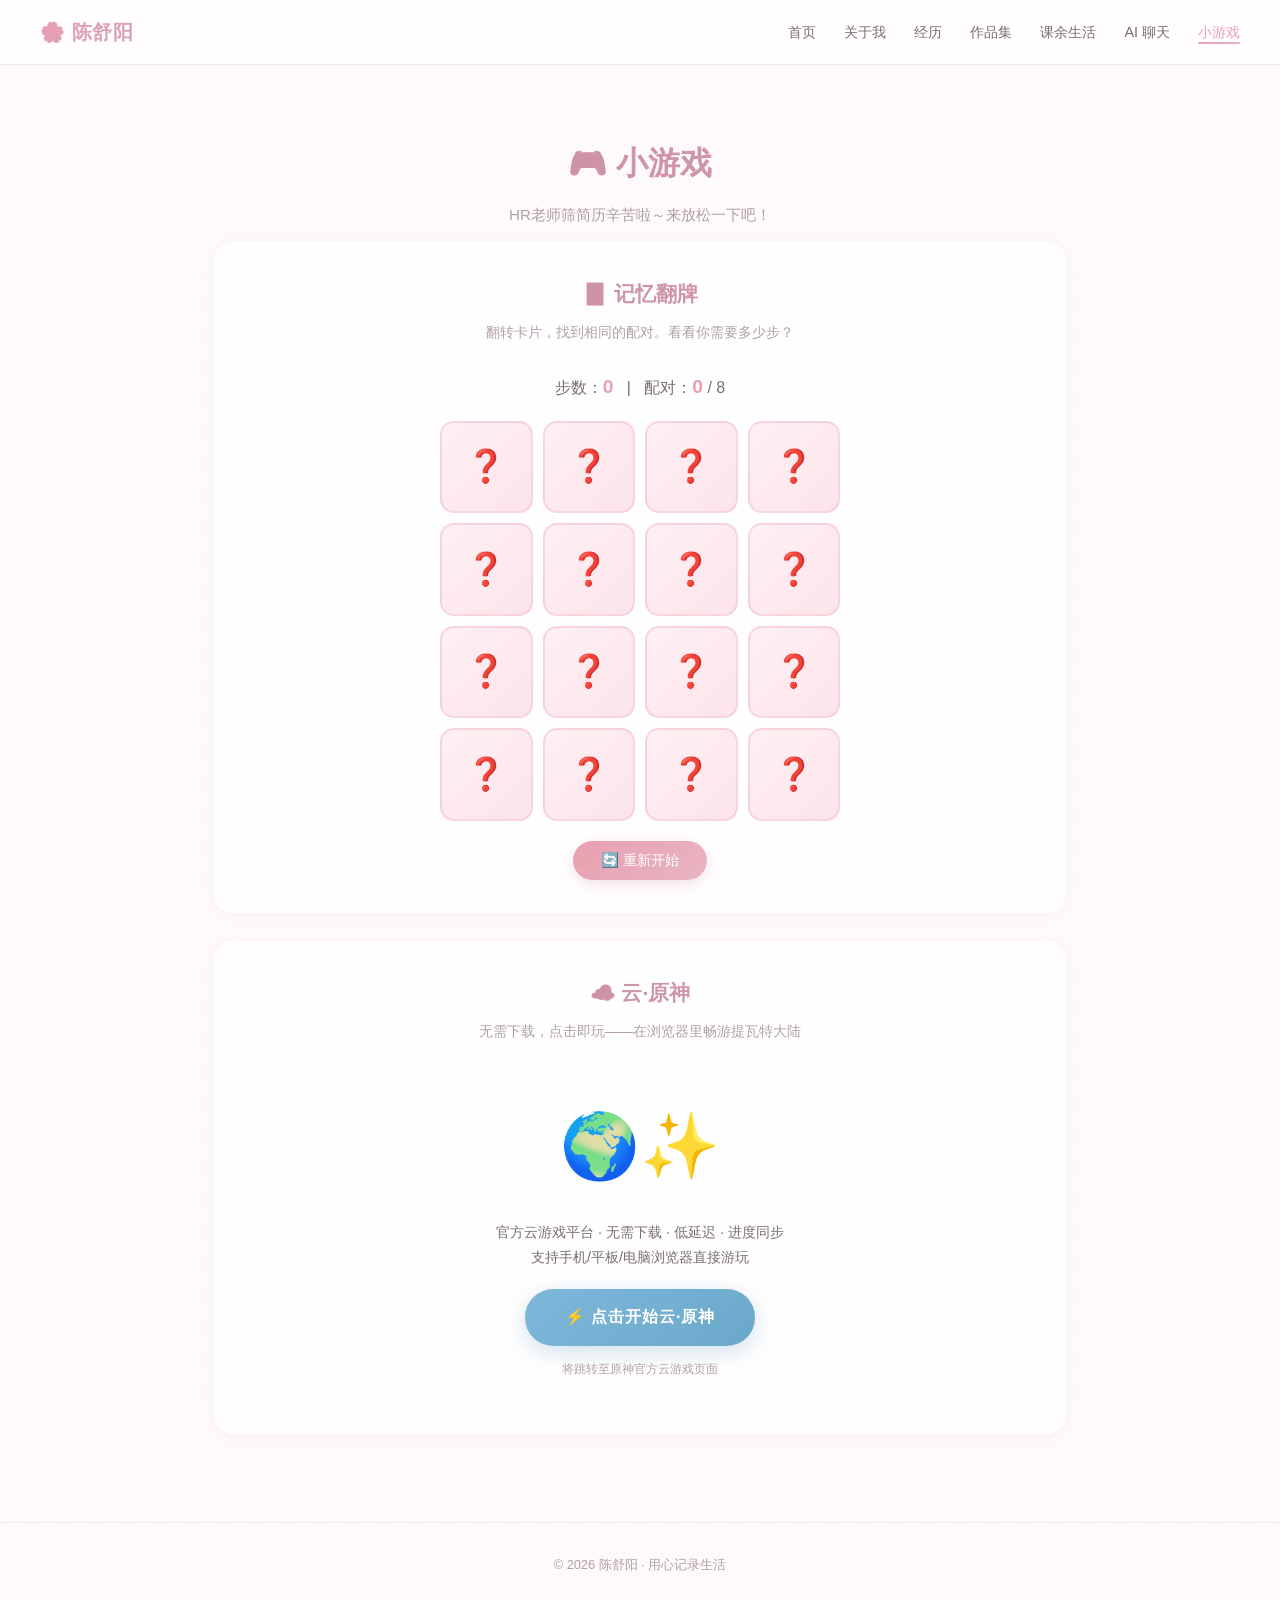
<file: games.html>
<!DOCTYPE html>
<html lang="zh-CN">
<head>
  <meta charset="UTF-8">
  <meta name="viewport" content="width=device-width, initial-scale=1.0">
  <title>小游戏 - 陈舒阳</title>
  <meta name="description" content="HR老师辛苦啦～来玩局小游戏放松一下！">
  <link rel="stylesheet" href="css/style.css">
</head>
<body>

  <nav class="navbar">
    <a href="index.html" class="logo">🌸 陈舒阳</a>
    <button class="menu-toggle" onclick="document.querySelector('.nav-links').classList.toggle('show')">☰</button>
    <ul class="nav-links">
      <li><a href="index.html">首页</a></li>
      <li><a href="about.html">关于我</a></li>
      <li><a href="experience.html">经历</a></li>
      <li><a href="portfolio.html">作品集</a></li>
      <li><a href="life.html">课余生活</a></li>
      <li><a href="chat.html">AI 聊天</a></li>
      <li><a href="games.html" class="active">小游戏</a></li>
    </ul>
  </nav>

  <section class="page-header">
    <h2>🎮 小游戏</h2>
    <p class="subtitle">HR老师筛简历辛苦啦～来放松一下吧！</p>
  </section>

  <div class="games-container">

    <!-- ===== 游戏一：记忆翻牌 ===== -->
    <div class="game-section">
      <h3>🃏 记忆翻牌</h3>
      <p class="game-subtitle">翻转卡片，找到相同的配对。看看你需要多少步？</p>

      <div class="memory-score">
        步数：<span id="moves">0</span> &nbsp;&nbsp;|&nbsp;&nbsp;
        配对：<span id="pairs">0</span> / 8
      </div>

      <div class="memory-board" id="memoryBoard"></div>

      <button class="btn-restart" onclick="initMemory()">🔄 重新开始</button>
    </div>

    <!-- ===== 游戏二：云·原神 ===== -->
    <div class="game-section">
      <h3>☁️ 云·原神</h3>
      <p class="game-subtitle">无需下载，点击即玩——在浏览器里畅游提瓦特大陆</p>

      <div class="cloud-game-card">
        <div class="cloud-icon">🌍✨</div>
        <p class="cloud-desc">
          官方云游戏平台 · 无需下载 · 低延迟 · 进度同步<br>
          支持手机/平板/电脑浏览器直接游玩
        </p>
        <a href="https://ys.mihoyo.com/cloud/" target="_blank" class="btn-play">
          ⚡ 点击开始云·原神
        </a>
        <p style="margin-top:12px;font-size:0.78rem;color:var(--text-muted);">
          将跳转至原神官方云游戏页面
        </p>
      </div>
    </div>

  </div>

  <footer>
    <p>&copy; 2026 陈舒阳 · 用心记录生活</p>
  </footer>

  <script>
    /* ===== 记忆翻牌游戏 ===== */
    const EMOJIS = ['🌸','🎨','📱','☕','🎮','📚','🏔️','🎵'];

    let cards = [];
    let flippedCards = [];
    let matchedCount = 0;
    let moveCount = 0;
    let lockBoard = false;

    function initMemory() {
      // 生成卡牌对
      cards = [...EMOJIS, ...EMOJIS];
      // 洗牌
      for (let i = cards.length - 1; i > 0; i--) {
        const j = Math.floor(Math.random() * (i + 1));
        [cards[i], cards[j]] = [cards[j], cards[i]];
      }

      flippedCards = [];
      matchedCount = 0;
      moveCount = 0;
      lockBoard = false;

      updateScore();
      renderBoard();
    }

    function renderBoard() {
      const board = document.getElementById('memoryBoard');
      board.innerHTML = '';

      cards.forEach((emoji, index) => {
        const card = document.createElement('div');
        card.className = 'memory-card';
        card.dataset.index = index;
        card.onclick = () => flipCard(index, card);

        card.innerHTML = `
          <div class="card-inner">
            <div class="card-front">❓</div>
            <div class="card-back">${emoji}</div>
          </div>
        `;

        board.appendChild(card);
      });
    }

    function flipCard(index, el) {
      if (lockBoard) return;
      if (flippedCards.length >= 2) return;
      if (el.classList.contains('flipped')) return;
      if (el.classList.contains('matched')) return;

      // 翻开
      el.classList.add('flipped');
      flippedCards.push({ index, el });

      if (flippedCards.length === 2) {
        moveCount++;
        updateScore();
        checkMatch();
      }
    }

    function checkMatch() {
      const [a, b] = flippedCards;

      if (cards[a.index] === cards[b.index]) {
        // 匹配成功
        a.el.classList.add('matched');
        b.el.classList.add('matched');
        matchedCount++;
        flippedCards = [];
        updateScore();

        if (matchedCount === 8) {
          setTimeout(() => {
            alert('🎉 恭喜通关！你用了 ' + moveCount + ' 步完成了所有配对！\n\n记忆力不错嘛～要不要再来一局？');
          }, 400);
        }
      } else {
        // 不匹配，翻回去
        lockBoard = true;
        setTimeout(() => {
          a.el.classList.remove('flipped');
          b.el.classList.remove('flipped');
          flippedCards = [];
          lockBoard = false;
        }, 600);
      }
    }

    function updateScore() {
      document.getElementById('moves').textContent = moveCount;
      document.getElementById('pairs').textContent = matchedCount;
    }

    // 初始化
    initMemory();
  </script>

</body>
</html>
</file>
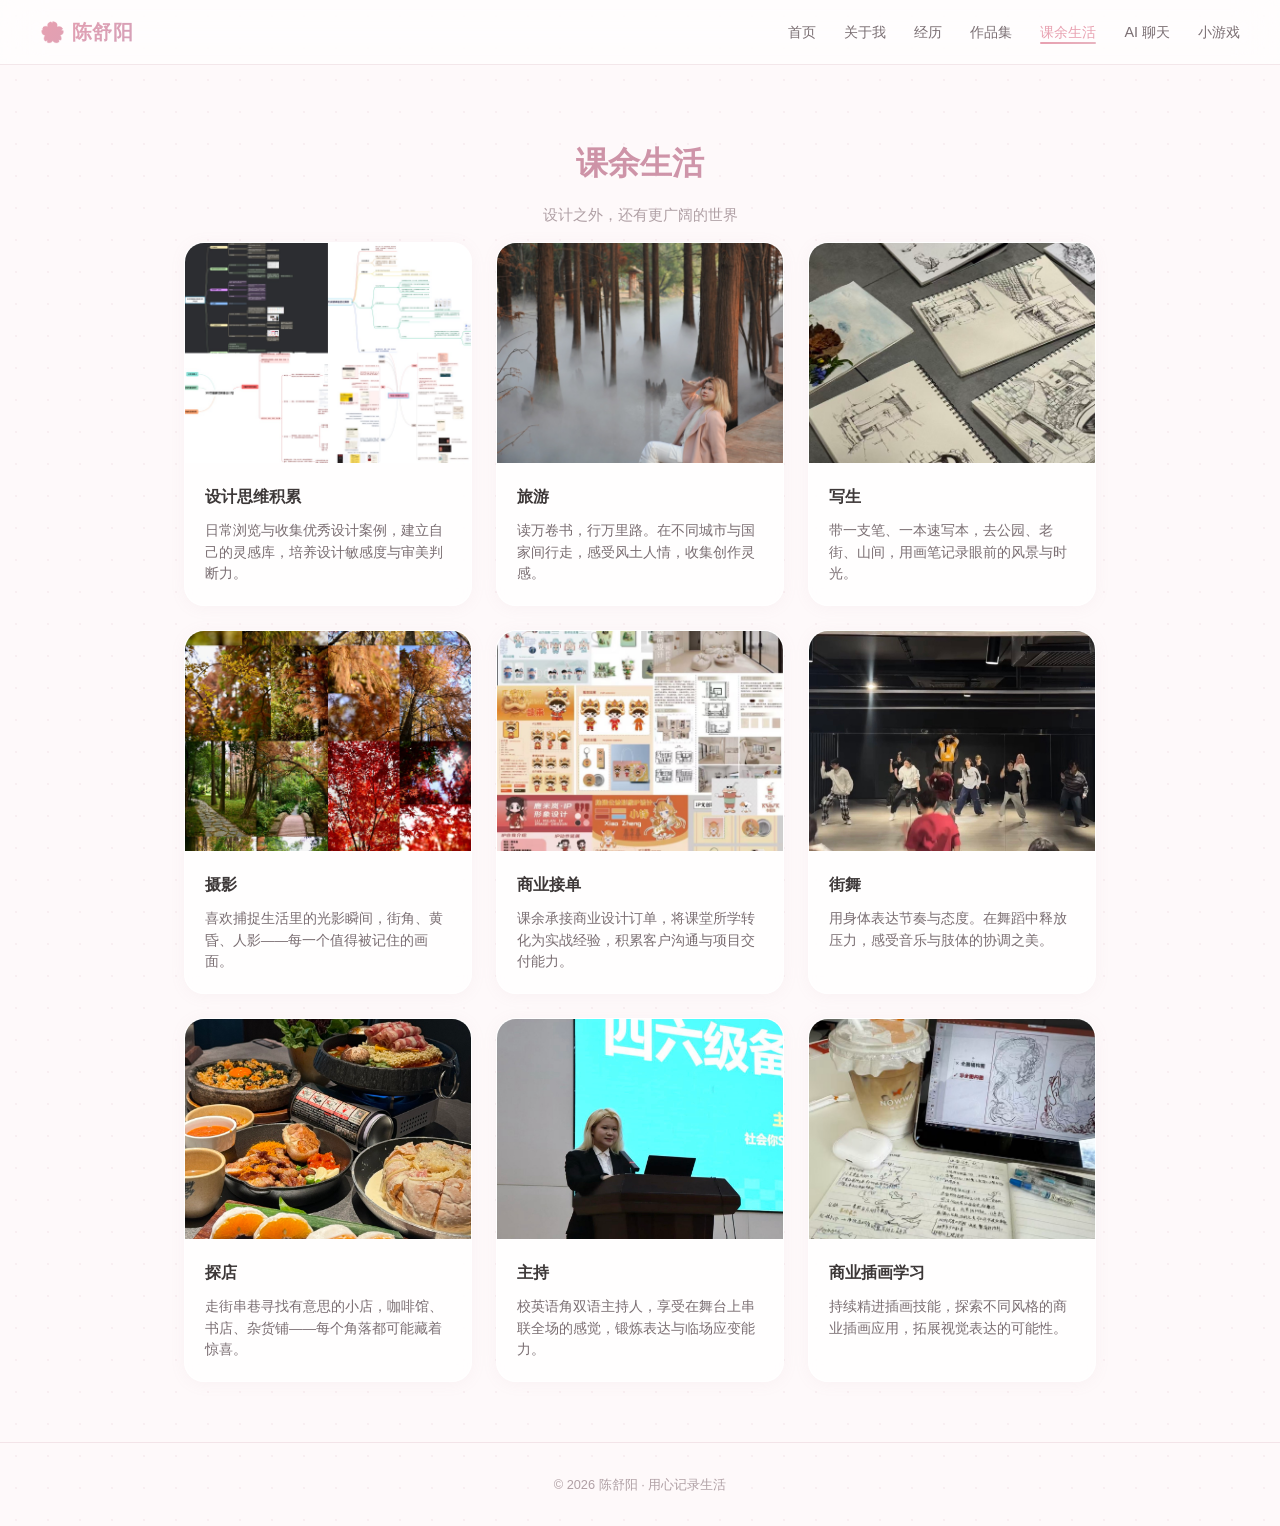
<file: life.html>
<!DOCTYPE html>
<html lang="zh-CN">
<head>
  <meta charset="UTF-8">
  <meta name="viewport" content="width=device-width, initial-scale=1.0">
  <title>课余生活 - 陈舒阳</title>
  <meta name="description" content="陈舒阳的课余生活：设计思维积累、旅游、写生、摄影、商业接单、街舞、探店、主持、商业插画学习">
  <link rel="stylesheet" href="css/style.css">
</head>
<body>

  <nav class="navbar">
    <a href="index.html" class="logo">🌸 陈舒阳</a>
    <button class="menu-toggle" onclick="document.querySelector('.nav-links').classList.toggle('show')">☰</button>
    <ul class="nav-links">
      <li><a href="index.html">首页</a></li>
      <li><a href="about.html">关于我</a></li>
      <li><a href="experience.html">经历</a></li>
      <li><a href="portfolio.html">作品集</a></li>
      <li><a href="life.html" class="active">课余生活</a></li>
      <li><a href="chat.html">AI 聊天</a></li>
      <li><a href="games.html">小游戏</a></li>
    </ul>
  </nav>

  <section class="page-header">
    <h2>课余生活</h2>
    <p class="subtitle">设计之外，还有更广阔的世界</p>
  </section>

  <div class="life-grid">

    <!-- 🔧 修改你的文字描述 -->
    <div class="life-card">
      <div class="life-img">
        <img src="images/课余生活/设计思维积累.jpg" alt="设计思维积累" onerror="this.parentElement.classList.add('img-placeholder');this.style.display='none';">
      </div>
      <div class="life-text">
        <h4>设计思维积累</h4>
        <p>日常浏览与收集优秀设计案例，建立自己的灵感库，培养设计敏感度与审美判断力。</p>
      </div>
    </div>

    <div class="life-card">
      <div class="life-img">
        <img src="images/课余生活/旅游.jpg" alt="旅游" onerror="this.parentElement.classList.add('img-placeholder');this.style.display='none';">
      </div>
      <div class="life-text">
        <h4>旅游</h4>
        <p>读万卷书，行万里路。在不同城市与国家间行走，感受风土人情，收集创作灵感。</p>
      </div>
    </div>

    <div class="life-card">
      <div class="life-img">
        <img src="images/课余生活/写生.jpg" alt="写生" onerror="this.parentElement.classList.add('img-placeholder');this.style.display='none';">
      </div>
      <div class="life-text">
        <h4>写生</h4>
        <p>带一支笔、一本速写本，去公园、老街、山间，用画笔记录眼前的风景与时光。</p>
      </div>
    </div>

    <div class="life-card">
      <div class="life-img">
        <img src="images/课余生活/摄影.jpg" alt="摄影" onerror="this.parentElement.classList.add('img-placeholder');this.style.display='none';">
      </div>
      <div class="life-text">
        <h4>摄影</h4>
        <p>喜欢捕捉生活里的光影瞬间，街角、黄昏、人影——每一个值得被记住的画面。</p>
      </div>
    </div>

    <div class="life-card">
      <div class="life-img">
        <img src="images/课余生活/商业接单.jpg" alt="商业接单" onerror="this.parentElement.classList.add('img-placeholder');this.style.display='none';">
      </div>
      <div class="life-text">
        <h4>商业接单</h4>
        <p>课余承接商业设计订单，将课堂所学转化为实战经验，积累客户沟通与项目交付能力。</p>
      </div>
    </div>

    <div class="life-card">
      <div class="life-img">
        <img src="images/课余生活/街舞.jpg" alt="街舞" onerror="this.parentElement.classList.add('img-placeholder');this.style.display='none';">
      </div>
      <div class="life-text">
        <h4>街舞</h4>
        <p>用身体表达节奏与态度。在舞蹈中释放压力，感受音乐与肢体的协调之美。</p>
      </div>
    </div>

    <div class="life-card">
      <div class="life-img">
        <img src="images/课余生活/探店.jpg" alt="探店" onerror="this.parentElement.classList.add('img-placeholder');this.style.display='none';">
      </div>
      <div class="life-text">
        <h4>探店</h4>
        <p>走街串巷寻找有意思的小店，咖啡馆、书店、杂货铺——每个角落都可能藏着惊喜。</p>
      </div>
    </div>

    <div class="life-card">
      <div class="life-img">
        <img src="images/课余生活/主持.jpg" alt="主持" onerror="this.parentElement.classList.add('img-placeholder');this.style.display='none';">
      </div>
      <div class="life-text">
        <h4>主持</h4>
        <p>校英语角双语主持人，享受在舞台上串联全场的感觉，锻炼表达与临场应变能力。</p>
      </div>
    </div>

    <div class="life-card">
      <div class="life-img">
        <img src="images/课余生活/商业插画学习.jpg" alt="商业插画学习" onerror="this.parentElement.classList.add('img-placeholder');this.style.display='none';">
      </div>
      <div class="life-text">
        <h4>商业插画学习</h4>
        <p>持续精进插画技能，探索不同风格的商业插画应用，拓展视觉表达的可能性。</p>
      </div>
    </div>

  </div>

  <footer>
    <p>&copy; 2026 陈舒阳 · 用心记录生活</p>
  </footer>

</body>
</html>
</file>
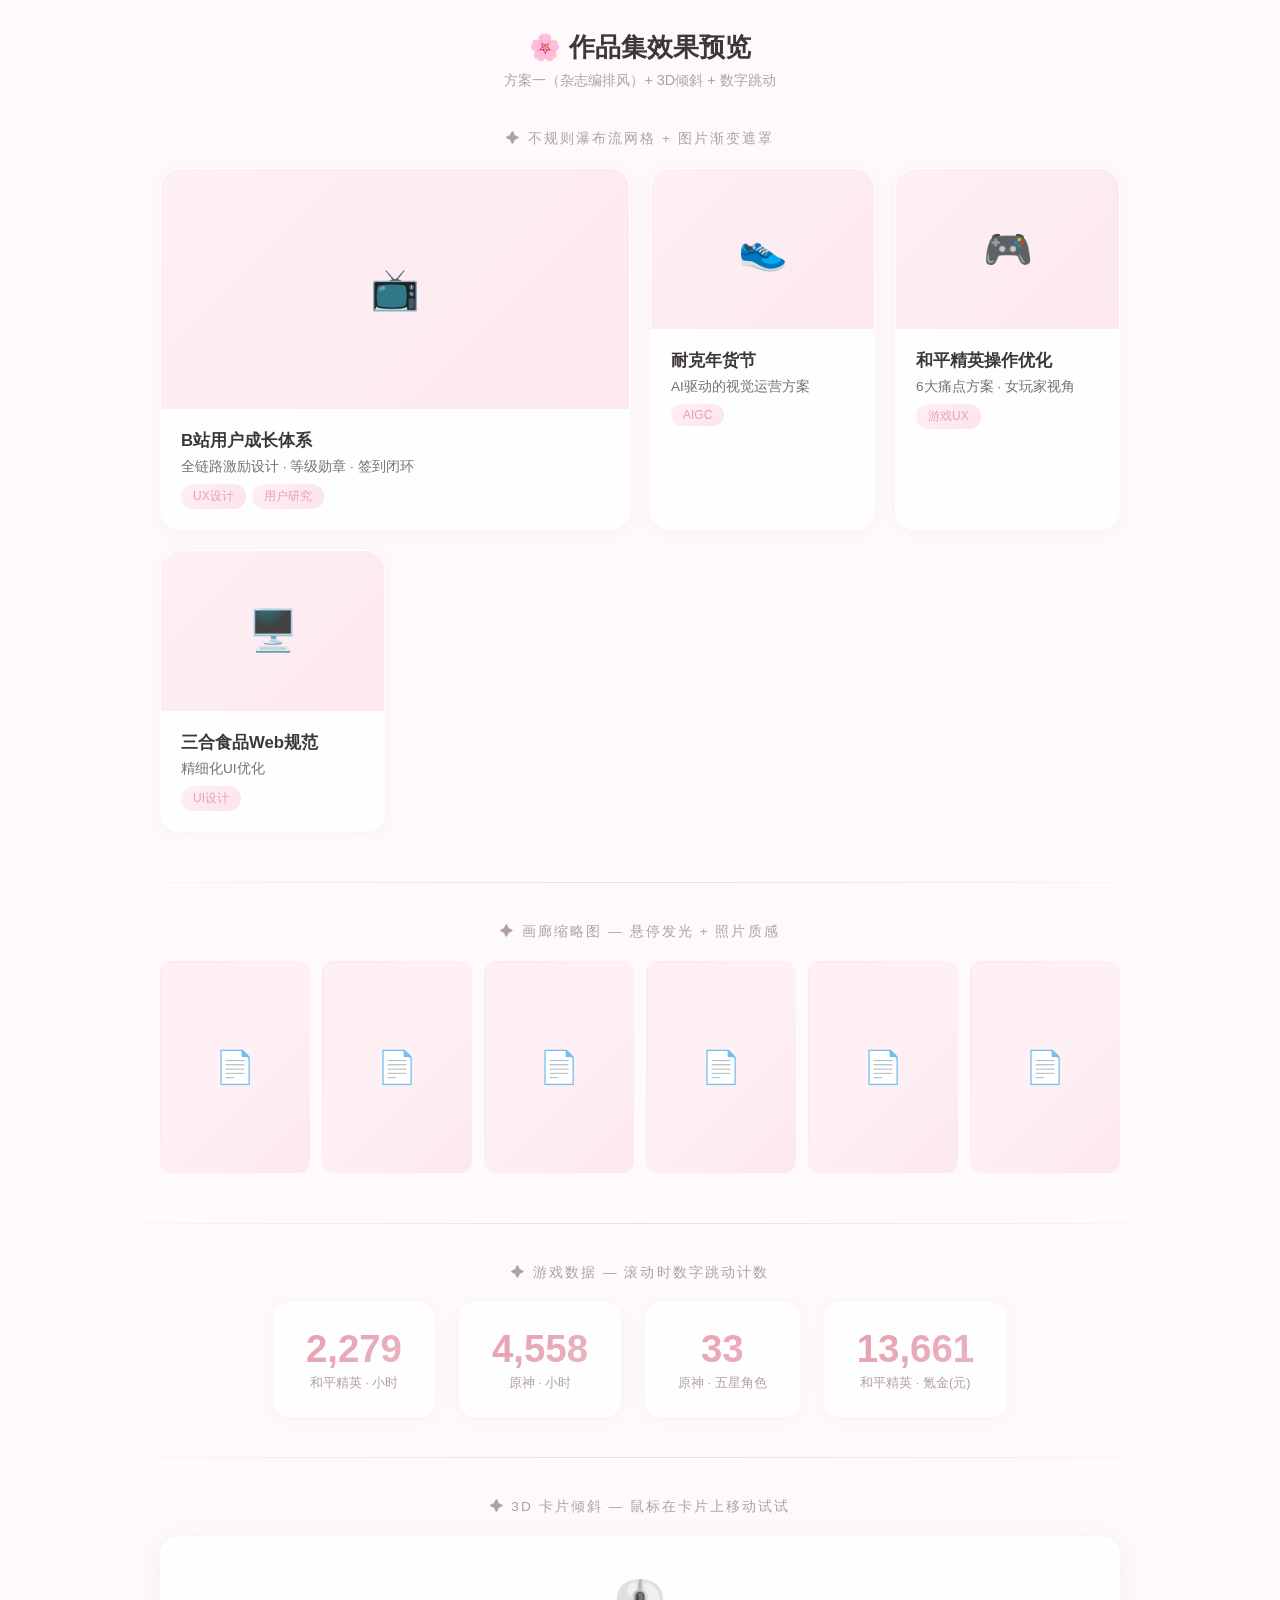
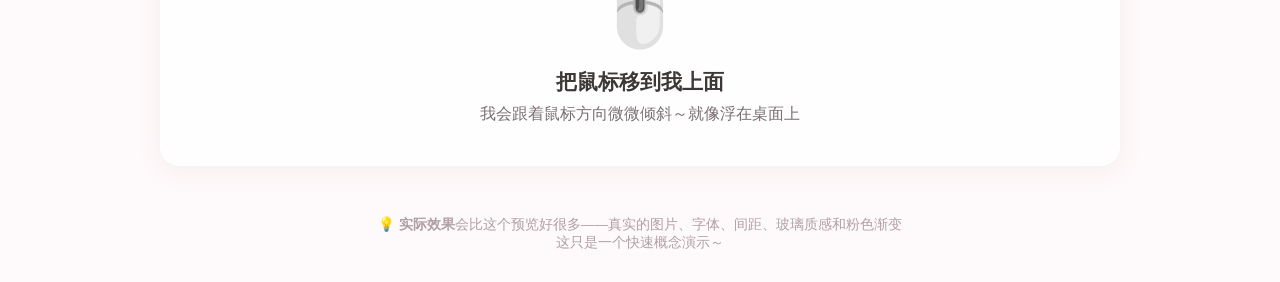
<file: preview.html>
<!DOCTYPE html>
<html lang="zh-CN">
<head>
  <meta charset="UTF-8">
  <meta name="viewport" content="width=device-width, initial-scale=1.0">
  <title>作品集效果预览</title>
  <style>
    * { margin: 0; padding: 0; box-sizing: border-box; }

    body {
      font-family: -apple-system, 'PingFang SC', 'Noto Sans SC', sans-serif;
      background: #fef9fa;
      color: #3d3838;
      padding: 30px;
    }

    h2 {
      text-align: center;
      font-size: 1.6rem;
      margin-bottom: 6px;
    }
    .sub {
      text-align: center;
      color: #b0a0a5;
      margin-bottom: 36px;
      font-size: 0.9rem;
    }

    /* ===== 不规则 Bento 网格 ===== */
    .bento-grid {
      display: grid;
      grid-template-columns: repeat(4, 1fr);
      gap: 20px;
      max-width: 960px;
      margin: 0 auto 50px;
    }
    .card {
      background: rgba(255,255,255,0.72);
      backdrop-filter: blur(12px);
      border: 1px solid rgba(255,255,255,0.9);
      border-radius: 20px;
      overflow: hidden;
      box-shadow: 0 2px 16px rgba(180,140,150,0.07);
      transition: all 0.5s cubic-bezier(0.23, 1, 0.32, 1);
      cursor: pointer;
    }
    .card:hover {
      transform: translateY(-10px) scale(1.02);
      box-shadow: 0 20px 60px rgba(180,140,150,0.2);
    }
    .card.span-2 { grid-column: span 2; }
    .card.span-2 .card-img { height: 240px; }
    .card-img {
      height: 160px;
      background: linear-gradient(135deg, #fef0f4, #fce8ee);
      display: flex; align-items: center; justify-content: center;
      font-size: 2.5rem;
      position: relative;
      overflow: hidden;
      transition: transform 0.6s cubic-bezier(0.23, 1, 0.32, 1);
    }
    .card:hover .card-img { transform: scale(1.04); }
    .card-img-overlay {
      position: absolute; inset: 0;
      background: linear-gradient(180deg, transparent 50%, rgba(60,30,40,0.6) 100%);
      opacity: 0; transition: opacity 0.4s;
      display: flex; align-items: flex-end; padding: 20px;
      color: white; font-weight: 600; font-size: 1rem;
    }
    .card:hover .card-img-overlay { opacity: 1; }
    .card-body { padding: 20px; }
    .card-body h4 { font-size: 1.05rem; margin-bottom: 4px; }
    .card-body p { font-size: 0.85rem; color: #7a6e72; line-height: 1.6; }
    .tag {
      display: inline-block; padding: 4px 12px;
      background: linear-gradient(135deg, #fef0f3, #fce4ea);
      color: #e8a0b0; border-radius: 12px; font-size: 0.75rem; margin-right: 6px; margin-top: 6px;
    }

    /* ===== 画廊缩略图发光效果 ===== */
    .gallery-row {
      display: grid;
      grid-template-columns: repeat(6, 1fr);
      gap: 12px; max-width: 960px; margin: 0 auto 50px;
    }
    .gallery-thumb {
      aspect-ratio: 0.707;
      background: linear-gradient(135deg, #fef0f4 25%, #fce8ee 50%, #fdf0f3 75%);
      background-size: 200% 200%;
      border-radius: 12px;
      cursor: pointer;
      transition: all 0.4s ease;
      border: 2px solid transparent;
      position: relative;
      display: flex; align-items: center; justify-content: center;
      font-size: 2rem;
    }
    .gallery-thumb:hover {
      transform: translateY(-6px);
      box-shadow: 0 0 24px rgba(232,160,176,0.35), 0 8px 24px rgba(180,140,150,0.15);
      border-color: rgba(255,255,255,0.9);
    }

    /* ===== 数字跳动 ===== */
    .stats-row {
      display: flex; gap: 24px; justify-content: center; flex-wrap: wrap;
      max-width: 960px; margin: 0 auto 40px;
    }
    .stat-card {
      background: rgba(255,255,255,0.72);
      backdrop-filter: blur(12px);
      border: 1px solid rgba(255,255,255,0.9);
      border-radius: 16px;
      padding: 24px 32px;
      text-align: center;
      min-width: 140px;
      box-shadow: 0 2px 16px rgba(180,140,150,0.07);
    }
    .stat-number {
      font-size: 2.4rem;
      font-weight: 700;
      background: linear-gradient(135deg, #e8a0b0, #e8b4c0);
      -webkit-background-clip: text; -webkit-text-fill-color: transparent;
      background-clip: text;
    }
    .stat-label { font-size: 0.8rem; color: #b0a0a5; margin-top: 4px; }

    /* ===== 3D 倾斜 ===== */
    .tilt-section { perspective: 1000px; max-width: 960px; margin: 0 auto 50px; }
    .tilt-card {
      background: rgba(255,255,255,0.72);
      backdrop-filter: blur(12px);
      border: 1px solid rgba(255,255,255,0.9);
      border-radius: 20px;
      padding: 40px;
      text-align: center;
      box-shadow: 0 4px 24px rgba(180,140,150,0.1);
      transition: box-shadow 0.3s ease;
      transform-style: preserve-3d;
    }
    .tilt-card h3 { font-size: 1.3rem; margin-bottom: 8px; }
    .tilt-card p { color: #7a6e72; }
    .tilt-emoji { font-size: 4rem; margin-bottom: 16px; }

    /* ===== 滚动渐现 ===== */
    .reveal {
      opacity: 0; transform: translateY(30px);
      transition: opacity 0.6s cubic-bezier(0.22, 0.61, 0.36, 1),
                  transform 0.6s cubic-bezier(0.22, 0.61, 0.36, 1);
    }
    .reveal.visible { opacity: 1; transform: translateY(0); }

    /* ===== 标题 ===== */
    .section-label {
      text-align: center; color: #b0a0a5; font-size: 0.85rem;
      letter-spacing: 0.15em; text-transform: uppercase;
      margin: 40px 0 20px;
    }
    hr.fade {
      border: none; height: 1px;
      background: linear-gradient(90deg, transparent, rgba(220,190,198,0.5), transparent);
      margin: 40px 0;
    }

    /* 响应式 */
    @media (max-width: 768px) {
      .bento-grid { grid-template-columns: 1fr; }
      .card.span-2 { grid-column: span 1; }
      .gallery-row { grid-template-columns: repeat(3, 1fr); }
    }
  </style>
</head>
<body>

  <h2>🌸 作品集效果预览</h2>
  <p class="sub">方案一（杂志编排风）+ 3D倾斜 + 数字跳动</p>

  <!-- 效果1: 不规则 Bento 网格 + 悬停 -->
  <div class="section-label">✦ 不规则瀑布流网格 + 图片渐变遮罩</div>
  <div class="bento-grid">
    <div class="card span-2 reveal">
      <div class="card-img">📺<div class="card-img-overlay">查看项目 →</div></div>
      <div class="card-body">
        <h4>B站用户成长体系</h4>
        <p>全链路激励设计 · 等级勋章 · 签到闭环</p>
        <span class="tag">UX设计</span><span class="tag">用户研究</span>
      </div>
    </div>
    <div class="card reveal">
      <div class="card-img">👟<div class="card-img-overlay">查看项目 →</div></div>
      <div class="card-body">
        <h4>耐克年货节</h4>
        <p>AI驱动的视觉运营方案</p>
        <span class="tag">AIGC</span>
      </div>
    </div>
    <div class="card reveal" style="transition-delay: 0.1s;">
      <div class="card-img">🎮<div class="card-img-overlay">查看项目 →</div></div>
      <div class="card-body">
        <h4>和平精英操作优化</h4>
        <p>6大痛点方案 · 女玩家视角</p>
        <span class="tag">游戏UX</span>
      </div>
    </div>
    <div class="card reveal" style="transition-delay: 0.15s;">
      <div class="card-img">🖥️<div class="card-img-overlay">查看项目 →</div></div>
      <div class="card-body">
        <h4>三合食品Web规范</h4>
        <p>精细化UI优化</p>
        <span class="tag">UI设计</span>
      </div>
    </div>
  </div>

  <hr class="fade">

  <!-- 效果2: 画廊发光 -->
  <div class="section-label">✦ 画廊缩略图 — 悬停发光 + 照片质感</div>
  <div class="gallery-row">
    <div class="gallery-thumb reveal">📄</div>
    <div class="gallery-thumb reveal" style="transition-delay: 0.08s;">📄</div>
    <div class="gallery-thumb reveal" style="transition-delay: 0.16s;">📄</div>
    <div class="gallery-thumb reveal" style="transition-delay: 0.24s;">📄</div>
    <div class="gallery-thumb reveal" style="transition-delay: 0.32s;">📄</div>
    <div class="gallery-thumb reveal" style="transition-delay: 0.40s;">📄</div>
  </div>

  <hr class="fade">

  <!-- 效果3: 数字跳动 -->
  <div class="section-label">✦ 游戏数据 — 滚动时数字跳动计数</div>
  <div class="stats-row">
    <div class="stat-card reveal">
      <div class="stat-number" data-target="2500">0</div>
      <div class="stat-label">和平精英 · 小时</div>
    </div>
    <div class="stat-card reveal">
      <div class="stat-number" data-target="5000">0</div>
      <div class="stat-label">原神 · 小时</div>
    </div>
    <div class="stat-card reveal">
      <div class="stat-number" data-target="37">0</div>
      <div class="stat-label">原神 · 五星角色</div>
    </div>
    <div class="stat-card reveal">
      <div class="stat-number" data-target="15000">0</div>
      <div class="stat-label">和平精英 · 氪金(元)</div>
    </div>
  </div>

  <hr class="fade">

  <!-- 效果4: 3D 倾斜 -->
  <div class="section-label">✦ 3D 卡片倾斜 — 鼠标在卡片上移动试试</div>
  <div class="tilt-section">
    <div class="tilt-card" id="tiltCard">
      <div class="tilt-emoji">🖱️</div>
      <h3>把鼠标移到我上面</h3>
      <p>我会跟着鼠标方向微微倾斜～就像浮在桌面上</p>
    </div>
  </div>

  <p style="text-align:center;color:#b0a0a5;margin-top:40px;font-size:0.85rem;">
    💡 <strong>实际效果</strong>会比这个预览好很多——真实的图片、字体、间距、玻璃质感和粉色渐变<br>
    这只是一个快速概念演示～
  </p>

  <script>
    // === 滚动渐现 ===
    const observer = new IntersectionObserver((entries) => {
      entries.forEach(entry => {
        if (entry.isIntersecting) {
          entry.target.classList.add('visible');
        }
      });
    }, { threshold: 0.15, rootMargin: '0px 0px -30px 0px' });

    document.querySelectorAll('.reveal').forEach(el => observer.observe(el));

    // === 数字跳动 ===
    const countObserver = new IntersectionObserver((entries) => {
      entries.forEach(entry => {
        if (entry.isIntersecting) {
          const el = entry.target;
          const target = parseInt(el.dataset.target);
          const duration = 1500;
          const start = performance.now();

          function tick(now) {
            const elapsed = now - start;
            const progress = Math.min(elapsed / duration, 1);
            // easeOutExpo
            const eased = progress === 1 ? 1 : 1 - Math.pow(2, -10 * progress);
            const current = Math.floor(eased * target);
            el.textContent = current.toLocaleString();
            if (progress < 1) requestAnimationFrame(tick);
          }
          requestAnimationFrame(tick);
          countObserver.unobserve(el);
        }
      });
    }, { threshold: 0.5 });

    document.querySelectorAll('.stat-number').forEach(el => countObserver.observe(el));

    // === 3D 倾斜 ===
    const tiltCard = document.getElementById('tiltCard');

    tiltCard.addEventListener('mousemove', (e) => {
      const rect = tiltCard.getBoundingClientRect();
      const x = (e.clientX - rect.left) / rect.width;   // 0~1
      const y = (e.clientY - rect.top) / rect.height;    // 0~1
      const rotateY = (x - 0.5) * 16;  // -8° ~ +8°
      const rotateX = (0.5 - y) * 16;  // +8° ~ -8°
      tiltCard.style.transform = `rotateX(${rotateX}deg) rotateY(${rotateY}deg)`;
      tiltCard.style.boxShadow = `
        ${-rotateY * 1.5}px ${rotateX * 1.5}px 40px rgba(180,140,150,0.2),
        0 8px 32px rgba(180,140,150,0.12)
      `;
    });

    tiltCard.addEventListener('mouseleave', () => {
      tiltCard.style.transform = 'rotateX(0deg) rotateY(0deg)';
      tiltCard.style.boxShadow = '0 4px 24px rgba(180,140,150,0.1)';
      tiltCard.style.transition = 'transform 0.6s cubic-bezier(0.23, 1, 0.32, 1), box-shadow 0.6s ease';
    });

    tiltCard.addEventListener('mouseenter', () => {
      tiltCard.style.transition = 'transform 0.1s ease, box-shadow 0.3s ease';
    });

    // 初始给可见的元素添加 visible
    setTimeout(() => {
      document.querySelectorAll('.reveal').forEach(el => {
        const rect = el.getBoundingClientRect();
        if (rect.top < window.innerHeight) el.classList.add('visible');
      });
    }, 200);
  </script>

</body>
</html>
</file>
<file: css/style.css>
/* ==========================================
   个人网站 - 马卡龙粉 · 高级感设计
   站点所有者：陈舒阳
   ========================================== */

/* ===== CSS 变量 ===== */
:root {
  --pink:        #e8a0b0;
  --pink-hover:  #d48898;
  --pink-light:  #fef0f3;
  --pink-pale:   #fdf5f7;
  --rose:        #e8b4c0;
  --peach:       #f5d5d8;
  --bg:          #fef9fa;
  --card:        rgba(255,255,255,0.72);
  --card-border: rgba(255,255,255,0.9);
  --text:        #3d3838;
  --text-light:  #7a6e72;
  --text-muted:  #b0a0a5;
  --border:      rgba(220,190,198,0.35);
  --shadow-sm:   0 1px 4px rgba(180,140,150,0.06);
  --shadow:      0 4px 24px rgba(180,140,150,0.10);
  --shadow-hover: 0 12px 40px rgba(180,140,150,0.16);
  --shadow-card: 0 2px 16px rgba(180,140,150,0.07);
  --radius:      20px;
  --radius-sm:   14px;
}

/* ===== 全局重置 ===== */
* { margin: 0; padding: 0; box-sizing: border-box; }
html { scroll-behavior: smooth; }

body {
  font-family: "PingFang SC", "Hiragino Sans GB", "Microsoft YaHei", "Noto Sans SC", sans-serif;
  background: var(--bg);
  color: var(--text);
  line-height: 1.8;
  -webkit-font-smoothing: antialiased;
  /* 微妙的点阵纹理 */
  background-image: radial-gradient(rgba(210,160,175,0.12) 1px, transparent 1px);
  background-size: 32px 32px;
}

/* ===== 导航栏（玻璃拟态） ===== */
.navbar {
  display: flex;
  justify-content: space-between;
  align-items: center;
  padding: 14px 40px;
  background: rgba(255,255,255,0.65);
  backdrop-filter: blur(20px) saturate(160%);
  -webkit-backdrop-filter: blur(20px) saturate(160%);
  border-bottom: 1px solid var(--border);
  position: sticky;
  top: 0;
  z-index: 100;
}

.navbar .logo {
  font-size: 1.25rem;
  font-weight: 700;
  background: linear-gradient(135deg, #e8a0b0, #d4a0b8);
  -webkit-background-clip: text;
  -webkit-text-fill-color: transparent;
  background-clip: text;
  text-decoration: none;
  letter-spacing: 0.5px;
}

.nav-links { display: flex; gap: 28px; list-style: none; }

.nav-links a {
  text-decoration: none;
  color: var(--text-light);
  font-size: 0.9rem;
  font-weight: 450;
  padding-bottom: 4px;
  position: relative;
  transition: color 0.3s;
}

.nav-links a::after {
  content: '';
  position: absolute; bottom: 0; left: 0;
  width: 0; height: 2px;
  background: linear-gradient(90deg, var(--pink), var(--rose));
  border-radius: 2px;
  transition: width 0.3s;
}

.nav-links a:hover,
.nav-links a.active { color: var(--pink); }
.nav-links a:hover::after,
.nav-links a.active::after { width: 100%; }

.menu-toggle {
  display: none; font-size: 1.4rem; cursor: pointer;
  background: none; border: none; color: var(--text-light);
}

/* ===== 通用页面标题 ===== */
.page-header {
  text-align: center;
  padding: 70px 20px 14px;
  position: relative;
}

.page-header h2 {
  font-size: 2rem;
  background: linear-gradient(135deg, #c88898, #d4a0b8);
  -webkit-background-clip: text;
  -webkit-text-fill-color: transparent;
  background-clip: text;
  margin-bottom: 8px;
}

.page-header .subtitle {
  color: var(--text-muted);
  font-size: 0.95rem;
}

/* ===== 首页 Hero（渐变+浮动装饰） ===== */
.hero {
  text-align: center;
  padding: 100px 20px 70px;
  position: relative;
  overflow: hidden;
  background: linear-gradient(170deg, #fef5f8 0%, #fef0f5 25%, #fef8f9 60%, #fff 100%);
}

/* 浮动装饰圆 */
.hero::before {
  content: '';
  position: absolute;
  width: 260px; height: 260px;
  border-radius: 50%;
  background: radial-gradient(circle, rgba(232,160,176,0.16) 0%, transparent 70%);
  top: -60px; right: -80px;
  animation: floatA 8s ease-in-out infinite;
}

.hero::after {
  content: '';
  position: absolute;
  width: 200px; height: 200px;
  border-radius: 50%;
  background: radial-gradient(circle, rgba(210,170,190,0.13) 0%, transparent 70%);
  bottom: -40px; left: -60px;
  animation: floatB 10s ease-in-out infinite;
}

@keyframes floatA {
  0%, 100% { transform: translate(0, 0) scale(1); }
  50% { transform: translate(-30px, 20px) scale(1.08); }
}
@keyframes floatB {
  0%, 100% { transform: translate(0, 0) scale(1); }
  50% { transform: translate(24px, -18px) scale(1.06); }
}

.hero-avatar {
  width: 150px; height: 150px;
  border-radius: 50%;
  object-fit: cover;
  background: linear-gradient(135deg, #fce4ea, #f8d8e2);
  margin: 0 auto 24px;
  display: flex; align-items: center; justify-content: center;
  font-size: 4rem; color: var(--pink);
  overflow: hidden;
  border: 4px solid rgba(255,255,255,0.7);
  box-shadow: 0 8px 32px rgba(200,150,165,0.18);
  position: relative; z-index: 1;
}

.hero-avatar img { width: 100%; height: 100%; object-fit: cover; }

.hero h1 {
  font-size: 2.5rem; font-weight: 700;
  background: linear-gradient(135deg, #b87888, #c898a8);
  -webkit-background-clip: text;
  -webkit-text-fill-color: transparent;
  background-clip: text;
  margin-bottom: 8px;
  position: relative; z-index: 1;
}

.hero .tagline {
  font-size: 1.1rem; color: var(--text-muted);
  margin-bottom: 32px;
  position: relative; z-index: 1;
}

.hero .btn {
  display: inline-block;
  padding: 13px 38px;
  background: linear-gradient(135deg, #e8a0b0, #d898a8);
  color: white;
  border-radius: 30px;
  text-decoration: none;
  font-size: 0.95rem; font-weight: 500;
  transition: transform 0.3s, box-shadow 0.3s;
  box-shadow: 0 6px 22px rgba(210,140,158,0.32);
  position: relative; z-index: 1;
}

.hero .btn:hover {
  transform: translateY(-2px);
  box-shadow: 0 10px 30px rgba(210,140,158,0.42);
}

/* ===== 首页导航卡片（玻璃拟态） ===== */
.home-sections {
  display: grid;
  grid-template-columns: repeat(3, 1fr);
  gap: 22px;
  padding: 0 32px 80px;
  max-width: 1000px;
  margin: 0 auto;
}

.home-card {
  background: var(--card);
  backdrop-filter: blur(12px);
  -webkit-backdrop-filter: blur(12px);
  border: 1px solid var(--card-border);
  border-radius: var(--radius);
  padding: 36px 24px;
  box-shadow: var(--shadow-card);
  transition: all 0.4s cubic-bezier(0.25, 0.46, 0.45, 0.94);
  text-decoration: none;
  color: inherit;
  display: block;
  text-align: center;
  position: relative;
  overflow: hidden;
}

.home-card::before {
  content: '';
  position: absolute; top: 0; left: 0; right: 0;
  height: 3px;
  background: linear-gradient(90deg, transparent, var(--pink), transparent);
  opacity: 0;
  transition: opacity 0.4s;
}

.home-card:hover::before { opacity: 1; }

.home-card:hover {
  transform: translateY(-6px);
  box-shadow: var(--shadow-hover);
  border-color: rgba(220,180,190,0.5);
}

.home-card .card-icon { font-size: 2.5rem; margin-bottom: 12px; }
.home-card h3 { font-size: 1.1rem; margin-bottom: 6px; color: var(--text); font-weight: 600; }
.home-card p { color: var(--text-muted); font-size: 0.85rem; line-height: 1.6; }

/* ===== 关于我页面 ===== */
.about-content {
  max-width: 760px; margin: 0 auto; padding: 0 24px 60px;
}

.about-content .intro-text {
  font-size: 1.05rem; color: var(--text-light);
  margin-bottom: 36px; text-align: center; line-height: 2;
}
.about-content .intro-text p { margin-bottom: 10px; }

.about-section { margin-bottom: 44px; }

.about-section h3 {
  font-size: 1.15rem; color: var(--text);
  margin-bottom: 18px; padding-left: 14px;
  border-left: 3px solid;
  border-image: linear-gradient(180deg, var(--pink), var(--rose)) 1;
  line-height: 1.4;
}

/* 荣誉徽章 */
.honor-badges { display: flex; flex-wrap: wrap; gap: 12px; }

.honor-badge {
  display: inline-flex; align-items: center; gap: 6px;
  padding: 9px 20px;
  background: rgba(255,255,255,0.65);
  backdrop-filter: blur(8px);
  border: 1px solid var(--border);
  border-radius: 30px;
  font-size: 0.9rem; color: var(--text-light);
  transition: all 0.3s;
}
.honor-badge:hover {
  border-color: var(--pink);
  background: rgba(255,255,255,0.9);
  transform: translateY(-2px);
  box-shadow: var(--shadow-sm);
}

/* 课外经历 */
.exp-cards { display: grid; grid-template-columns: 1fr 1fr; gap: 16px; }

.exp-card {
  background: var(--card);
  backdrop-filter: blur(8px);
  border: 1px solid var(--card-border);
  border-radius: var(--radius-sm);
  padding: 22px;
  box-shadow: var(--shadow-card);
  transition: transform 0.3s, box-shadow 0.3s;
}
.exp-card:hover {
  transform: translateY(-3px);
  box-shadow: var(--shadow-hover);
}
.exp-card .exp-period { font-size: 0.8rem; color: var(--pink); font-weight: 500; margin-bottom: 4px; }
.exp-card h4 { font-size: 1rem; color: var(--text); margin-bottom: 6px; }
.exp-card p { font-size: 0.88rem; color: var(--text-light); line-height: 1.6; }

/* 爱好标签 */
.hobby-tags { display: flex; flex-wrap: wrap; gap: 14px; }

.hobby-tag {
  display: flex; flex-direction: column; align-items: center; gap: 6px;
  padding: 18px 20px;
  background: var(--card);
  backdrop-filter: blur(8px);
  border: 1px solid var(--card-border);
  border-radius: var(--radius-sm);
  box-shadow: var(--shadow-card);
  min-width: 90px;
  transition: transform 0.3s, box-shadow 0.3s;
}
.hobby-tag:hover {
  transform: translateY(-4px);
  box-shadow: var(--shadow-hover);
}
.hobby-tag .tag-emoji { font-size: 1.8rem; }
.hobby-tag .tag-label { font-size: 0.85rem; color: var(--text-light); }

/* 技能标签 */
.skill-cloud { display: flex; flex-wrap: wrap; gap: 10px; }

.skill-tag {
  padding: 8px 20px;
  background: linear-gradient(135deg, rgba(254,240,243,0.8), rgba(252,232,238,0.8));
  color: var(--pink);
  border: 1px solid rgba(232,160,176,0.2);
  border-radius: 20px;
  font-size: 0.88rem; font-weight: 500;
  transition: all 0.3s;
}
.skill-tag:hover {
  background: linear-gradient(135deg, rgba(252,230,238,0.9), rgba(248,220,230,0.9));
  transform: translateY(-1px);
}

/* ===== 经历页面（时间线） ===== */
.timeline {
  max-width: 760px; margin: 0 auto; padding: 0 24px 60px;
  position: relative;
}

.timeline::before {
  content: '';
  position: absolute; left: 50%; transform: translateX(-50%);
  top: 0; bottom: 0;
  width: 2px;
  background: linear-gradient(180deg, transparent, var(--border), var(--border), transparent);
}

.timeline-section-title {
  text-align: center; margin: 44px 0 24px; position: relative;
}
.timeline-section-title:first-child { margin-top: 0; }

.timeline-section-title span {
  display: inline-block;
  background: linear-gradient(135deg, var(--pink), var(--rose));
  color: white;
  padding: 7px 24px; border-radius: 20px;
  font-size: 0.9rem; font-weight: 500;
  position: relative; z-index: 1;
  box-shadow: 0 4px 16px rgba(210,140,158,0.25);
}

/* 时间线项 */
.timeline-item {
  display: flex; align-items: flex-start;
  margin-bottom: 28px; position: relative;
  animation: fadeInUp 0.5s forwards;
  opacity: 0;
}

.timeline-item:nth-child(odd)  { flex-direction: row;      padding-right: calc(50% + 32px); }
.timeline-item:nth-child(even) { flex-direction: row-reverse; padding-left: calc(50% + 32px); }

@keyframes fadeInUp {
  from { opacity: 0; transform: translateY(20px); }
  to   { opacity: 1; transform: translateY(0); }
}

.timeline-dot {
  position: absolute; left: 50%; transform: translateX(-50%);
  width: 16px; height: 16px; border-radius: 50%;
  background: linear-gradient(135deg, var(--pink), var(--rose));
  border: 4px solid white;
  box-shadow: 0 0 0 4px rgba(232,160,176,0.18);
  z-index: 2; top: 7px;
}

.timeline-card {
  background: var(--card);
  backdrop-filter: blur(10px);
  border: 1px solid var(--card-border);
  border-radius: var(--radius-sm);
  padding: 24px;
  box-shadow: var(--shadow-card);
  flex: 1;
  transition: transform 0.3s, box-shadow 0.3s;
}
.timeline-card:hover {
  transform: translateY(-3px);
  box-shadow: var(--shadow-hover);
}

.timeline-card .tl-period { font-size: 0.82rem; color: var(--pink); font-weight: 500; margin-bottom: 4px; }
.timeline-card h4 { font-size: 1.05rem; color: var(--text); margin-bottom: 4px; }
.timeline-card .tl-subtitle { font-size: 0.85rem; color: var(--text-muted); margin-bottom: 10px; }
.timeline-card ul { font-size: 0.88rem; color: var(--text-light); padding-left: 18px; line-height: 1.7; }
.timeline-card ul li { margin-bottom: 4px; }

/* 证书卡片 */
.cert-grid {
  display: grid;
  grid-template-columns: repeat(auto-fill, minmax(200px, 1fr));
  gap: 16px; max-width: 760px;
  margin: 0 auto 60px; padding: 0 24px;
}

.cert-card {
  background: var(--card);
  backdrop-filter: blur(8px);
  border: 1px solid var(--card-border);
  border-radius: var(--radius-sm);
  padding: 22px 16px;
  box-shadow: var(--shadow-card);
  text-align: center;
  transition: transform 0.3s, box-shadow 0.3s;
  position: relative; overflow: hidden;
}
.cert-card::before {
  content: '';
  position: absolute; top: 0; left: 0; right: 0;
  height: 3px;
  background: linear-gradient(90deg, var(--pink), var(--rose));
}
.cert-card:hover { transform: translateY(-3px); box-shadow: var(--shadow-hover); }
.cert-card .cert-icon { font-size: 2rem; margin: 6px 0 10px; }
.cert-card h4 { font-size: 0.95rem; color: var(--text); margin-bottom: 4px; }
.cert-card p { font-size: 0.82rem; color: var(--text-muted); }

/* ===== 作品集 Tab ===== */
.portfolio-tabs {
  display: flex; justify-content: center; gap: 8px;
  margin: 36px 0 36px; flex-wrap: wrap;
}

.portfolio-tabs .tab-btn {
  padding: 10px 28px;
  border: 1.5px solid var(--border);
  background: rgba(255,255,255,0.6);
  backdrop-filter: blur(6px);
  color: var(--text-light);
  border-radius: 28px;
  cursor: pointer; font-size: 0.9rem;
  transition: all 0.3s;
  font-family: inherit;
}
.portfolio-tabs .tab-btn:hover { border-color: var(--pink); color: var(--pink); }
.portfolio-tabs .tab-btn.active {
  background: linear-gradient(135deg, var(--pink), var(--rose));
  color: white; border-color: transparent;
  box-shadow: 0 4px 16px rgba(210,140,158,0.28);
}

.tab-content { display: none; max-width: 960px; margin: 0 auto; padding: 0 24px 60px; }
.tab-content.active { display: block; }

/* ===== 滚动渐现动画 ===== */
.reveal {
  opacity: 0; transform: translateY(30px);
  transition: opacity 0.6s cubic-bezier(0.22, 0.61, 0.36, 1),
              transform 0.6s cubic-bezier(0.22, 0.61, 0.36, 1);
}
.reveal.visible { opacity: 1; transform: translateY(0); }

/* 作品卡片 — 不规则 Bento 网格 */
.portfolio-grid {
  display: grid;
  grid-template-columns: repeat(4, 1fr);
  gap: 20px;
}

.portfolio-item {
  background: var(--card);
  backdrop-filter: blur(8px);
  border: 1px solid var(--card-border);
  border-radius: var(--radius);
  overflow: hidden;
  box-shadow: var(--shadow-card);
  transition: all 0.5s cubic-bezier(0.23, 1, 0.32, 1);
  cursor: pointer;
  position: relative;
}
.portfolio-item:hover {
  transform: translateY(-10px) scale(1.02);
  box-shadow: 0 20px 60px rgba(180,140,150,0.22);
}
/* 重点卡片占 2 列 */
.portfolio-item.featured { grid-column: span 2; }
.portfolio-item.featured .item-img { height: 260px; }

.portfolio-item .item-img {
  width: 100%; height: 200px;
  background: linear-gradient(135deg, #fef0f4, #fce8ee);
  display: flex; align-items: center; justify-content: center;
  font-size: 3rem; color: var(--pink);
  position: relative; overflow: hidden;
  transition: transform 0.6s cubic-bezier(0.23, 1, 0.32, 1);
}
.portfolio-item:hover .item-img { transform: scale(1.05); }
.portfolio-item .item-img img { width: 100%; height: 100%; object-fit: cover; transition: transform 0.6s cubic-bezier(0.23, 1, 0.32, 1); }
.portfolio-item:hover .item-img img { transform: scale(1.08); }

/* 图片遮罩层 */
.item-img-overlay {
  position: absolute; inset: 0;
  background: linear-gradient(180deg, transparent 55%, rgba(60,25,35,0.55) 100%);
  opacity: 0; transition: opacity 0.4s ease;
  display: flex; align-items: flex-end; padding: 20px 24px;
  color: white; font-weight: 600; font-size: 0.95rem;
  z-index: 1;
}
.portfolio-item:hover .item-img-overlay { opacity: 1; }

.portfolio-item .item-info { padding: 22px; }
.portfolio-item .item-info h4 { font-size: 1.05rem; color: var(--text); margin-bottom: 6px; }
.portfolio-item .item-info p { font-size: 0.85rem; color: var(--text-muted); line-height: 1.6; margin-bottom: 10px; }

.portfolio-item .item-tag {
  display: inline-block;
  padding: 5px 14px;
  background: linear-gradient(135deg, #fef0f3, #fce4ea);
  color: var(--pink);
  border-radius: 14px; font-size: 0.75rem;
  margin-right: 6px; margin-top: 4px;
  transition: all 0.3s;
}
.portfolio-item:hover .item-tag { background: linear-gradient(135deg, #fce4ea, #f9d4de); }

/* 作品弹窗 */
.modal-overlay {
  display: none; position: fixed;
  top: 0; left: 0; right: 0; bottom: 0;
  background: rgba(60,30,40,0.35);
  backdrop-filter: blur(4px);
  z-index: 200;
  align-items: center; justify-content: center;
  padding: 24px;
}
.modal-overlay.show { display: flex; }

.modal {
  background: rgba(255,255,255,0.92);
  backdrop-filter: blur(16px);
  border: 1px solid rgba(255,255,255,0.8);
  border-radius: var(--radius);
  max-width: 640px; width: 100%;
  max-height: 85vh; overflow-y: auto;
  padding: 36px 32px; position: relative;
  box-shadow: 0 24px 80px rgba(160,100,120,0.2);
  animation: modalIn 0.35s cubic-bezier(0.22, 0.61, 0.36, 1);
}
@keyframes modalIn {
  from { opacity: 0; transform: scale(0.92) translateY(16px); }
  to   { opacity: 1; transform: scale(1) translateY(0); }
}

.modal .modal-close {
  position: absolute; top: 14px; right: 18px;
  background: none; border: none;
  font-size: 1.6rem; cursor: pointer;
  color: var(--text-muted); transition: color 0.3s;
}
.modal .modal-close:hover { color: var(--text); }
.modal h3 { font-size: 1.4rem; color: var(--text); margin-bottom: 6px; }
.modal .modal-tags { margin-bottom: 20px; }
.modal .modal-body h4 { font-size: 1rem; color: var(--pink); margin: 18px 0 6px; }
.modal .modal-body h4:first-child { margin-top: 0; }
.modal .modal-body p { font-size: 0.9rem; color: var(--text-light); line-height: 1.8; }

/* ===== 游戏经历 ===== */
.gaming-intro { text-align: center; color: var(--text-light); margin-bottom: 28px; font-size: 0.95rem; }

.filter-tags { display: flex; flex-wrap: wrap; justify-content: center; gap: 8px; margin-bottom: 28px; }

.filter-tag {
  padding: 7px 18px;
  border: 1.5px solid var(--border);
  background: rgba(255,255,255,0.6);
  backdrop-filter: blur(6px);
  color: var(--text-light);
  border-radius: 20px; cursor: pointer;
  font-size: 0.82rem;
  transition: all 0.3s; font-family: inherit;
}
.filter-tag:hover { border-color: var(--pink); color: var(--pink); }
.filter-tag.active {
  background: linear-gradient(135deg, var(--pink-light), #fce4ea);
  border-color: var(--pink); color: var(--pink);
}

/* 游戏卡片 — 升级悬停 + 重点卡大尺寸 */
.game-grid {
  display: grid;
  grid-template-columns: repeat(3, 1fr);
  gap: 20px; margin-bottom: 40px;
}

.game-card {
  background: var(--card);
  backdrop-filter: blur(8px);
  border: 1px solid var(--card-border);
  border-radius: var(--radius);
  overflow: hidden;
  box-shadow: var(--shadow-card);
  transition: all 0.5s cubic-bezier(0.23, 1, 0.32, 1);
}
.game-card:hover {
  transform: translateY(-8px) scale(1.02);
  box-shadow: 0 18px 50px rgba(180,140,150,0.22);
}
.game-card.featured { grid-column: span 2; }
.game-card.featured .game-cover { height: 200px; }

.game-card .game-cover {
  width: 100%; height: 140px;
  background: linear-gradient(135deg, #fef0f4, #fce8ee);
  display: flex; align-items: center; justify-content: center;
  font-size: 3rem;
  position: relative; overflow: hidden;
  transition: transform 0.6s cubic-bezier(0.23, 1, 0.32, 1);
}
.game-card:hover .game-cover { transform: scale(1.05); }
.game-card .game-cover img { width: 100%; height: 100%; object-fit: cover; transition: transform 0.6s cubic-bezier(0.23, 1, 0.32, 1); }
.game-card:hover .game-cover img { transform: scale(1.08); }

.game-card .game-info { padding: 18px; }
.game-card .game-info h4 { font-size: 1rem; color: var(--text); margin-bottom: 4px; }
.game-card .game-meta { font-size: 0.78rem; color: var(--text-muted); margin-bottom: 8px; }
.game-card .game-meta span { margin-right: 12px; }
.game-card .game-info .game-desc { font-size: 0.85rem; color: var(--text-light); line-height: 1.6; }
.game-tags { margin-top: 8px; }
.game-tags .game-tag {
  display: inline-block;
  padding: 4px 12px;
  background: linear-gradient(135deg, #fef0f3, #fce4ea);
  color: var(--pink);
  border-radius: 12px; font-size: 0.72rem;
  margin-right: 5px;
  transition: all 0.3s;
}
.game-card:hover .game-tag { background: linear-gradient(135deg, #fce4ea, #f9d4de); }

/* 游戏洞察 */
.insight-section { margin-top: 40px; padding-top: 30px; border-top: 1px solid var(--border); }
.insight-section h3 { font-size: 1.1rem; color: var(--text); margin-bottom: 20px; text-align: center; }
.insight-cards { display: grid; grid-template-columns: repeat(auto-fill, minmax(300px, 1fr)); gap: 18px; }

.insight-card {
  background: var(--card);
  backdrop-filter: blur(6px);
  border: 1px solid var(--card-border);
  border-radius: var(--radius-sm);
  padding: 22px;
  box-shadow: var(--shadow-card);
  border-left: 4px solid;
  border-image: linear-gradient(180deg, var(--pink), var(--rose)) 1;
  transition: all 0.4s cubic-bezier(0.23, 1, 0.32, 1);
}
.insight-card:hover {
  transform: translateY(-4px);
  box-shadow: 0 12px 36px rgba(180,140,150,0.18);
}
.insight-card h4 { font-size: 1rem; color: var(--text); margin-bottom: 6px; }
.insight-card p { font-size: 0.85rem; color: var(--text-light); line-height: 1.7; }

/* ===== 3D 卡片倾斜 ===== */
.tilt-container { perspective: 1000px; }
.tilt-container .portfolio-item,
.tilt-container .game-card {
  transform-style: preserve-3d;
  will-change: transform;
}
/* 移动端禁用 3D 倾斜 */
@media (hover: none) {
  .tilt-container .portfolio-item,
  .tilt-container .game-card { transform-style: flat; }
}

/* ===== 数字跳动统计 ===== */
.stat-number {
  font-size: 2.2rem; font-weight: 700;
  background: linear-gradient(135deg, var(--pink), var(--rose));
  -webkit-background-clip: text; -webkit-text-fill-color: transparent;
  background-clip: text;
  display: inline-block;
}

/* ===== Tab 切换动画 ===== */
.tab-content {
  display: none; max-width: 960px; margin: 0 auto; padding: 0 24px 60px;
}
.tab-content.active {
  display: block;
  animation: tabIn 0.4s cubic-bezier(0.22, 0.61, 0.36, 1);
}
@keyframes tabIn {
  from { opacity: 0; transform: translateY(18px); }
  to   { opacity: 1; transform: translateY(0); }
}

/* ===== 课余生活 ===== */
.life-grid {
  display: grid;
  grid-template-columns: repeat(auto-fill, minmax(280px, 1fr));
  gap: 24px;
  max-width: 960px; margin: 0 auto;
  padding: 0 24px 60px;
}

.life-card {
  background: var(--card);
  backdrop-filter: blur(8px);
  border: 1px solid var(--card-border);
  border-radius: var(--radius);
  overflow: hidden;
  box-shadow: var(--shadow-card);
  transition: all 0.4s;
}
.life-card:hover { transform: translateY(-5px); box-shadow: var(--shadow-hover); }
.life-card .life-img {
  width: 100%; height: 220px;
  background: linear-gradient(135deg, #fef0f4, #fce8ee);
  display: flex; align-items: center; justify-content: center;
  font-size: 3rem;
}
.life-card .life-img img { width: 100%; height: 100%; object-fit: cover; }
.life-card .life-text { padding: 20px; }
.life-card .life-text h4 { font-size: 1rem; color: var(--text); margin-bottom: 4px; font-weight: 600; }
.life-card .life-text time { font-size: 0.78rem; color: var(--text-muted); }
.life-card .life-text p { font-size: 0.85rem; color: var(--text-light); margin-top: 8px; line-height: 1.6; }

/* ===== 联系我 ===== */
.contact-content { max-width: 560px; margin: 0 auto; padding: 0 24px 60px; }

.contact-item {
  display: flex; align-items: center; gap: 18px;
  background: var(--card);
  backdrop-filter: blur(8px);
  border: 1px solid var(--card-border);
  padding: 20px 24px; border-radius: var(--radius-sm);
  margin-bottom: 16px;
  box-shadow: var(--shadow-card);
  text-decoration: none; color: inherit;
  transition: transform 0.3s, box-shadow 0.3s;
}
.contact-item:hover {
  transform: translateX(6px);
  box-shadow: var(--shadow-hover);
}
.contact-item .contact-icon {
  font-size: 2rem; width: 52px; height: 52px;
  display: flex; align-items: center; justify-content: center;
  background: linear-gradient(135deg, #fef0f3, #fce4ea);
  border-radius: 14px; flex-shrink: 0;
}
.contact-item .contact-info h4 { font-size: 0.95rem; color: var(--text); }
.contact-item .contact-info span { font-size: 0.85rem; color: var(--text-muted); }

/* ===== AI聊天页面 ===== */
.chat-container {
  max-width: 680px; margin: 0 auto; padding: 0 24px 40px;
}

.chat-window {
  background: var(--card);
  backdrop-filter: blur(12px);
  border: 1px solid var(--card-border);
  border-radius: var(--radius);
  box-shadow: var(--shadow);
  overflow: hidden;
}

.chat-messages {
  height: 420px; overflow-y: auto;
  padding: 24px;
  display: flex; flex-direction: column; gap: 16px;
  background: linear-gradient(180deg, rgba(255,255,255,0.3) 0%, rgba(254,245,247,0.2) 100%);
}

.chat-msg {
  max-width: 80%; padding: 12px 18px;
  border-radius: 18px;
  font-size: 0.9rem; line-height: 1.7;
  animation: msgIn 0.35s ease;
}

@keyframes msgIn {
  from { opacity: 0; transform: translateY(8px); }
  to   { opacity: 1; transform: translateY(0); }
}

.chat-msg.user {
  align-self: flex-end;
  background: linear-gradient(135deg, var(--pink), var(--rose));
  color: white;
  border-bottom-right-radius: 4px;
}

.chat-msg.bot {
  align-self: flex-start;
  background: rgba(255,255,255,0.85);
  border: 1px solid var(--border);
  color: var(--text);
  border-bottom-left-radius: 4px;
}

.chat-msg .msg-time {
  font-size: 0.7rem; opacity: 0.6; margin-top: 4px;
  text-align: right;
}

.chat-input-area {
  display: flex; gap: 10px;
  padding: 16px 20px;
  border-top: 1px solid var(--border);
  background: rgba(255,255,255,0.5);
}

.chat-input-area input {
  flex: 1;
  padding: 12px 18px;
  border: 1.5px solid var(--border);
  border-radius: 24px;
  font-size: 0.9rem;
  font-family: inherit;
  outline: none;
  transition: border-color 0.3s;
  background: rgba(255,255,255,0.7);
}
.chat-input-area input:focus { border-color: var(--pink); }

.chat-input-area button {
  padding: 12px 24px;
  background: linear-gradient(135deg, var(--pink), var(--rose));
  color: white; border: none;
  border-radius: 24px;
  cursor: pointer; font-size: 0.9rem;
  font-family: inherit; font-weight: 500;
  transition: transform 0.2s, box-shadow 0.3s;
  box-shadow: 0 4px 14px rgba(210,140,158,0.25);
}
.chat-input-area button:hover {
  transform: translateY(-1px);
  box-shadow: 0 6px 20px rgba(210,140,158,0.35);
}

/* 快捷提问 */
.quick-asks {
  display: flex; flex-wrap: wrap; gap: 8px;
  padding: 8px 20px 14px;
}
.quick-asks button {
  padding: 6px 14px;
  border: 1px solid var(--border);
  background: rgba(255,255,255,0.6);
  color: var(--text-light);
  border-radius: 16px;
  cursor: pointer; font-size: 0.78rem;
  font-family: inherit;
  transition: all 0.3s;
}
.quick-asks button:hover { border-color: var(--pink); color: var(--pink); background: var(--pink-light); }

/* ===== 小游戏页面 ===== */
.games-container {
  max-width: 900px; margin: 0 auto; padding: 0 24px 60px;
}

.game-section {
  background: var(--card);
  backdrop-filter: blur(12px);
  border: 1px solid var(--card-border);
  border-radius: var(--radius);
  padding: 32px;
  margin-bottom: 28px;
  box-shadow: var(--shadow-card);
  text-align: center;
}

.game-section h3 {
  font-size: 1.3rem; margin-bottom: 8px;
  background: linear-gradient(135deg, #c88898, #d4a0b8);
  -webkit-background-clip: text;
  -webkit-text-fill-color: transparent;
  background-clip: text;
}
.game-section .game-subtitle { color: var(--text-muted); font-size: 0.9rem; margin-bottom: 24px; }

/* 记忆翻牌游戏 */
.memory-board {
  display: grid;
  grid-template-columns: repeat(4, 1fr);
  gap: 10px;
  max-width: 400px; margin: 0 auto 20px;
}

.memory-card {
  aspect-ratio: 1;
  perspective: 800px;
  cursor: pointer;
}

.memory-card .card-inner {
  width: 100%; height: 100%;
  position: relative;
  transition: transform 0.5s;
  transform-style: preserve-3d;
}

.memory-card.flipped .card-inner { transform: rotateY(180deg); }

.memory-card .card-front,
.memory-card .card-back {
  position: absolute; width: 100%; height: 100%;
  backface-visibility: hidden;
  border-radius: var(--radius-sm);
  display: flex; align-items: center; justify-content: center;
  font-size: 2rem;
}

.memory-card .card-front {
  background: linear-gradient(135deg, #fef0f3, #fce4ea);
  border: 2px solid rgba(232,160,176,0.3);
  color: var(--pink);
}

.memory-card .card-back {
  background: linear-gradient(135deg, var(--pink), var(--rose));
  transform: rotateY(180deg);
  color: white; font-size: 1.8rem;
}

.memory-card.matched .card-back {
  background: linear-gradient(135deg, #c0d8c0, #b0d0b0);
}

.memory-score {
  font-size: 1rem; color: var(--text-light); margin-bottom: 16px;
}
.memory-score span { color: var(--pink); font-weight: 700; font-size: 1.2rem; }

.btn-restart {
  padding: 10px 28px;
  background: linear-gradient(135deg, var(--pink), var(--rose));
  color: white; border: none;
  border-radius: 24px;
  cursor: pointer; font-size: 0.9rem;
  font-family: inherit; font-weight: 500;
  transition: transform 0.2s, box-shadow 0.3s;
  box-shadow: 0 4px 14px rgba(210,140,158,0.25);
}
.btn-restart:hover { transform: translateY(-2px); box-shadow: 0 6px 20px rgba(210,140,158,0.35); }

/* 云原神区块 */
.cloud-game-card {
  display: flex; flex-direction: column; align-items: center;
  padding: 20px 0;
}

.cloud-game-card .cloud-icon {
  font-size: 4rem; margin-bottom: 16px;
}

.cloud-game-card .cloud-desc {
  color: var(--text-light); font-size: 0.9rem;
  margin-bottom: 20px; line-height: 1.7;
}

.btn-play {
  display: inline-block;
  padding: 14px 40px;
  background: linear-gradient(135deg, #7eb8da, #6aa8ca);
  color: white;
  border-radius: 28px;
  text-decoration: none;
  font-size: 1rem; font-weight: 600;
  transition: transform 0.3s, box-shadow 0.3s;
  box-shadow: 0 6px 22px rgba(100,160,200,0.3);
  letter-spacing: 1px;
}
.btn-play:hover {
  transform: translateY(-3px);
  box-shadow: 0 10px 32px rgba(100,160,200,0.42);
}

/* ===== 页脚 ===== */
footer {
  text-align: center; padding: 30px;
  color: var(--text-muted); font-size: 0.8rem;
  border-top: 1px solid var(--border);
}

/* ===== 作品集图片画廊 ===== */
.portfolio-gallery {
  margin-top: 30px;
  padding-top: 24px;
  border-top: 1px solid var(--border);
}

.portfolio-gallery h4 {
  font-size: 1rem;
  color: var(--text);
  margin-bottom: 16px;
  text-align: center;
}

.gallery-grid {
  display: grid;
  grid-template-columns: repeat(auto-fill, minmax(150px, 1fr));
  gap: 12px;
}

.gallery-item {
  cursor: pointer;
  border-radius: 12px;
  overflow: hidden;
  box-shadow: var(--shadow-card);
  transition: all 0.45s cubic-bezier(0.23, 1, 0.32, 1);
  background: var(--pink-light);
  aspect-ratio: 0.707;
  max-height: 250px;
  border: 2px solid transparent;
  position: relative;
}
/* 照片印刷风格 */
.gallery-item::after {
  content: '';
  position: absolute; inset: 0;
  border-radius: 10px;
  box-shadow: inset 0 0 0 3px rgba(255,255,255,0.5);
  opacity: 0; transition: opacity 0.4s;
  pointer-events: none; z-index: 1;
}
.gallery-item:hover::after { opacity: 1; }

.gallery-item img {
  width: 100%;
  height: 100%;
  object-fit: cover;
  display: block;
  transition: transform 0.5s cubic-bezier(0.23, 1, 0.32, 1);
}
.gallery-item:hover img { transform: scale(1.06); }

.gallery-item:hover {
  transform: translateY(-6px);
  border-color: rgba(255,255,255,0.9);
  box-shadow: 0 0 24px rgba(232,160,176,0.3), 0 8px 32px rgba(180,140,150,0.15);
}


/* 图片灯箱 — 增强动画 */
.img-lightbox {
  display: none;
  position: fixed; top: 0; left: 0; right: 0; bottom: 0;
  background: rgba(20,10,14,0.92);
  backdrop-filter: blur(12px);
  z-index: 300;
  align-items: center; justify-content: center;
  flex-direction: column;
  padding: 20px;
}
.img-lightbox.show { display: flex; }
.img-lightbox.show img { animation: lbZoomIn 0.4s cubic-bezier(0.22, 0.61, 0.36, 1); }
@keyframes lbZoomIn {
  from { opacity: 0; transform: scale(0.88); }
  to   { opacity: 1; transform: scale(1); }
}

.img-lightbox img {
  max-width: 75vw;
  max-height: 88vh;
  border-radius: 8px;
  box-shadow: 0 20px 60px rgba(0,0,0,0.3);
  object-fit: contain;
}

.img-lightbox .lb-close {
  position: absolute; top: 16px; right: 24px;
  background: rgba(255,255,255,0.15);
  border: none; color: white;
  font-size: 2rem; cursor: pointer;
  width: 44px; height: 44px;
  border-radius: 50%;
  display: flex; align-items: center; justify-content: center;
  transition: background 0.3s;
}
.img-lightbox .lb-close:hover { background: rgba(255,255,255,0.25); }

.img-lightbox .lb-nav {
  position: absolute; top: 50%; transform: translateY(-50%);
  background: rgba(255,255,255,0.12);
  border: none; color: white;
  font-size: 2rem; cursor: pointer;
  width: 48px; height: 48px;
  border-radius: 50%;
  display: flex; align-items: center; justify-content: center;
  transition: background 0.3s;
}
.img-lightbox .lb-nav:hover { background: rgba(255,255,255,0.25); }
.img-lightbox .lb-prev { left: 16px; }
.img-lightbox .lb-next { right: 16px; }

.img-lightbox .lb-counter {
  position: absolute; bottom: 16px;
  color: rgba(255,255,255,0.7);
  font-size: 0.85rem;
}

/* ===== 图片占位 ===== */
.img-placeholder {
  background: linear-gradient(135deg, #fef0f4 0%, #fce8ee 100%);
  display: flex; align-items: center; justify-content: center;
  color: var(--pink); font-size: 2.5rem;
}

/* ==========================================
   移动端响应式
   ========================================== */
@media (max-width: 768px) {
  .navbar { padding: 14px 20px; flex-wrap: wrap; }
  .nav-links { display: none; width: 100%; flex-direction: column; gap: 0; margin-top: 14px; }
  .nav-links.show { display: flex; }
  .nav-links a { display: block; padding: 12px 0; border-bottom: 1px solid var(--border); font-size: 0.9rem; }
  .nav-links a::after { display: none; }
  .menu-toggle { display: block; }

  .hero { padding: 60px 20px 50px; }
  .hero h1 { font-size: 1.7rem; }
  .hero-avatar { width: 120px; height: 120px; font-size: 3rem; }

  .home-sections { grid-template-columns: 1fr 1fr; gap: 14px; padding: 0 16px 50px; }
  .home-card { padding: 24px 16px; }

  .exp-cards { grid-template-columns: 1fr; }
  .hobby-tags { gap: 10px; justify-content: center; }
  .hobby-tag { min-width: 80px; padding: 14px 12px; }

  .timeline::before { left: 20px; }
  .timeline-item:nth-child(odd),
  .timeline-item:nth-child(even) { flex-direction: row; padding-left: 48px; padding-right: 0; }
  .timeline-dot { left: 20px; }

  .portfolio-tabs .tab-btn { padding: 8px 16px; font-size: 0.8rem; }

  .portfolio-grid, .game-grid { grid-template-columns: 1fr; }
  .portfolio-item.featured, .game-card.featured { grid-column: span 1; }
  .portfolio-item.featured .item-img, .game-card.featured .game-cover { height: 180px; }
  .life-grid, .cert-grid, .insight-cards { grid-template-columns: 1fr; }

  .page-header { padding: 50px 20px 14px; }
  .page-header h2 { font-size: 1.5rem; }

  .modal { padding: 24px 20px; }
  .memory-board { max-width: 100%; gap: 6px; }
  .memory-card .card-front,
  .memory-card .card-back { font-size: 1.5rem; }
  .chat-messages { height: 340px; }
  .chat-msg { max-width: 90%; }

  .gallery-grid { grid-template-columns: repeat(3, 1fr); gap: 8px; }
  .gallery-item { max-height: 200px; }
  .img-lightbox img { max-width: 95vw; max-height: 80vh; }
}

@media (max-width: 400px) {
  .home-sections { grid-template-columns: 1fr; }
  .filter-tags { gap: 6px; }
  .filter-tag { padding: 5px 12px; font-size: 0.75rem; }
  .memory-board { grid-template-columns: repeat(4, 1fr); gap: 4px; }
}
</file>
